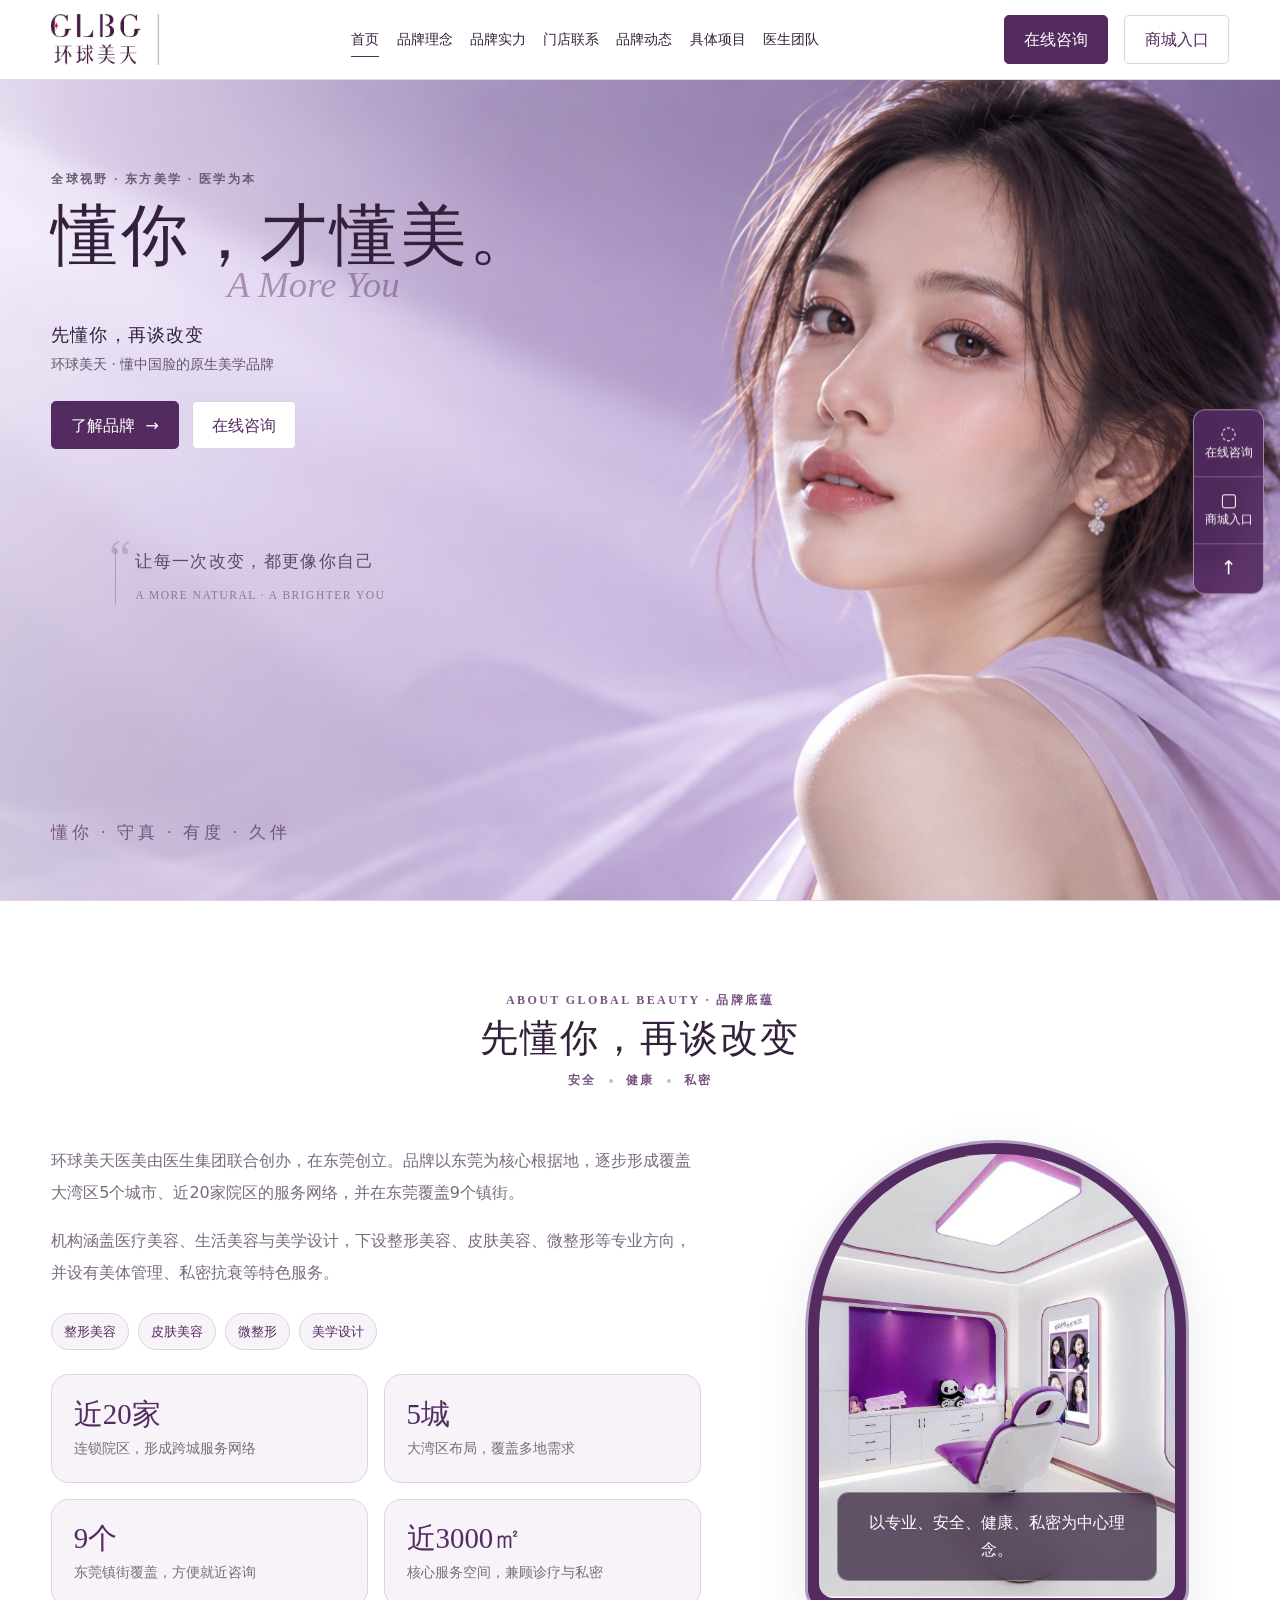
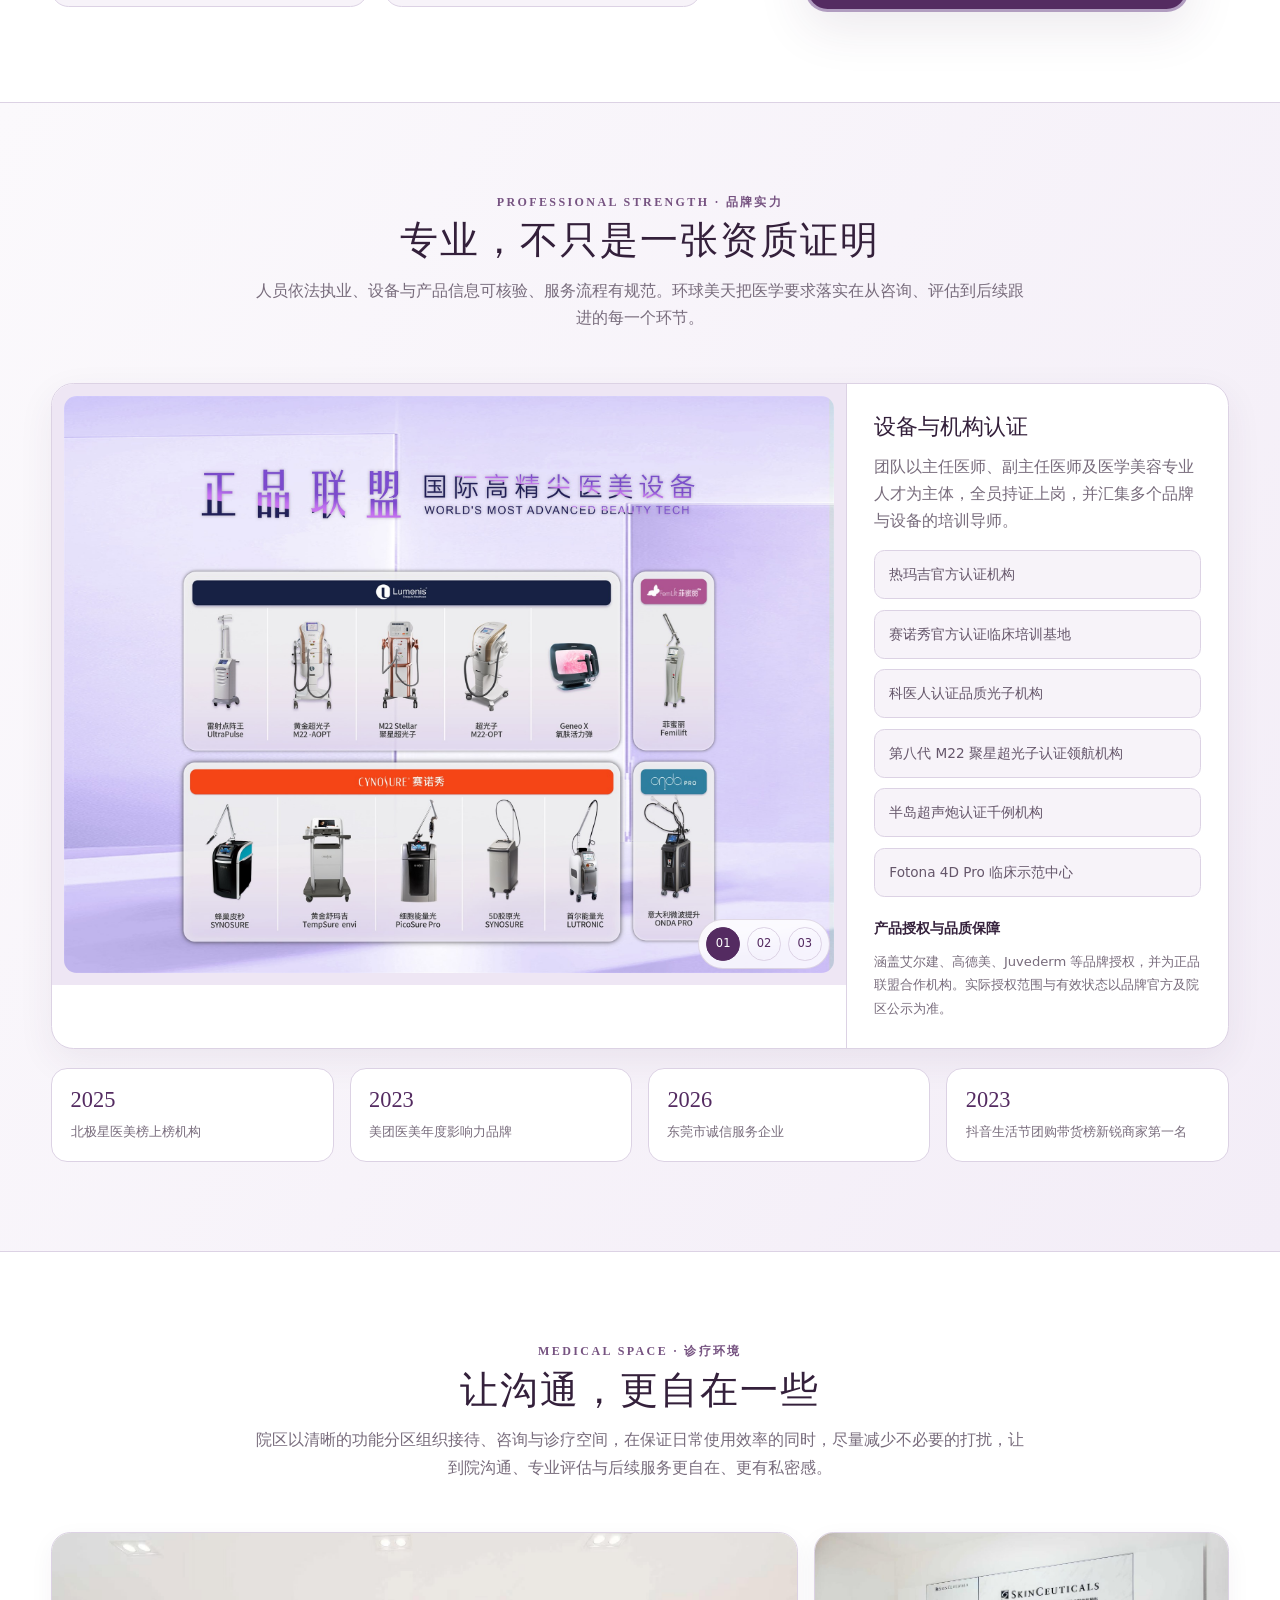
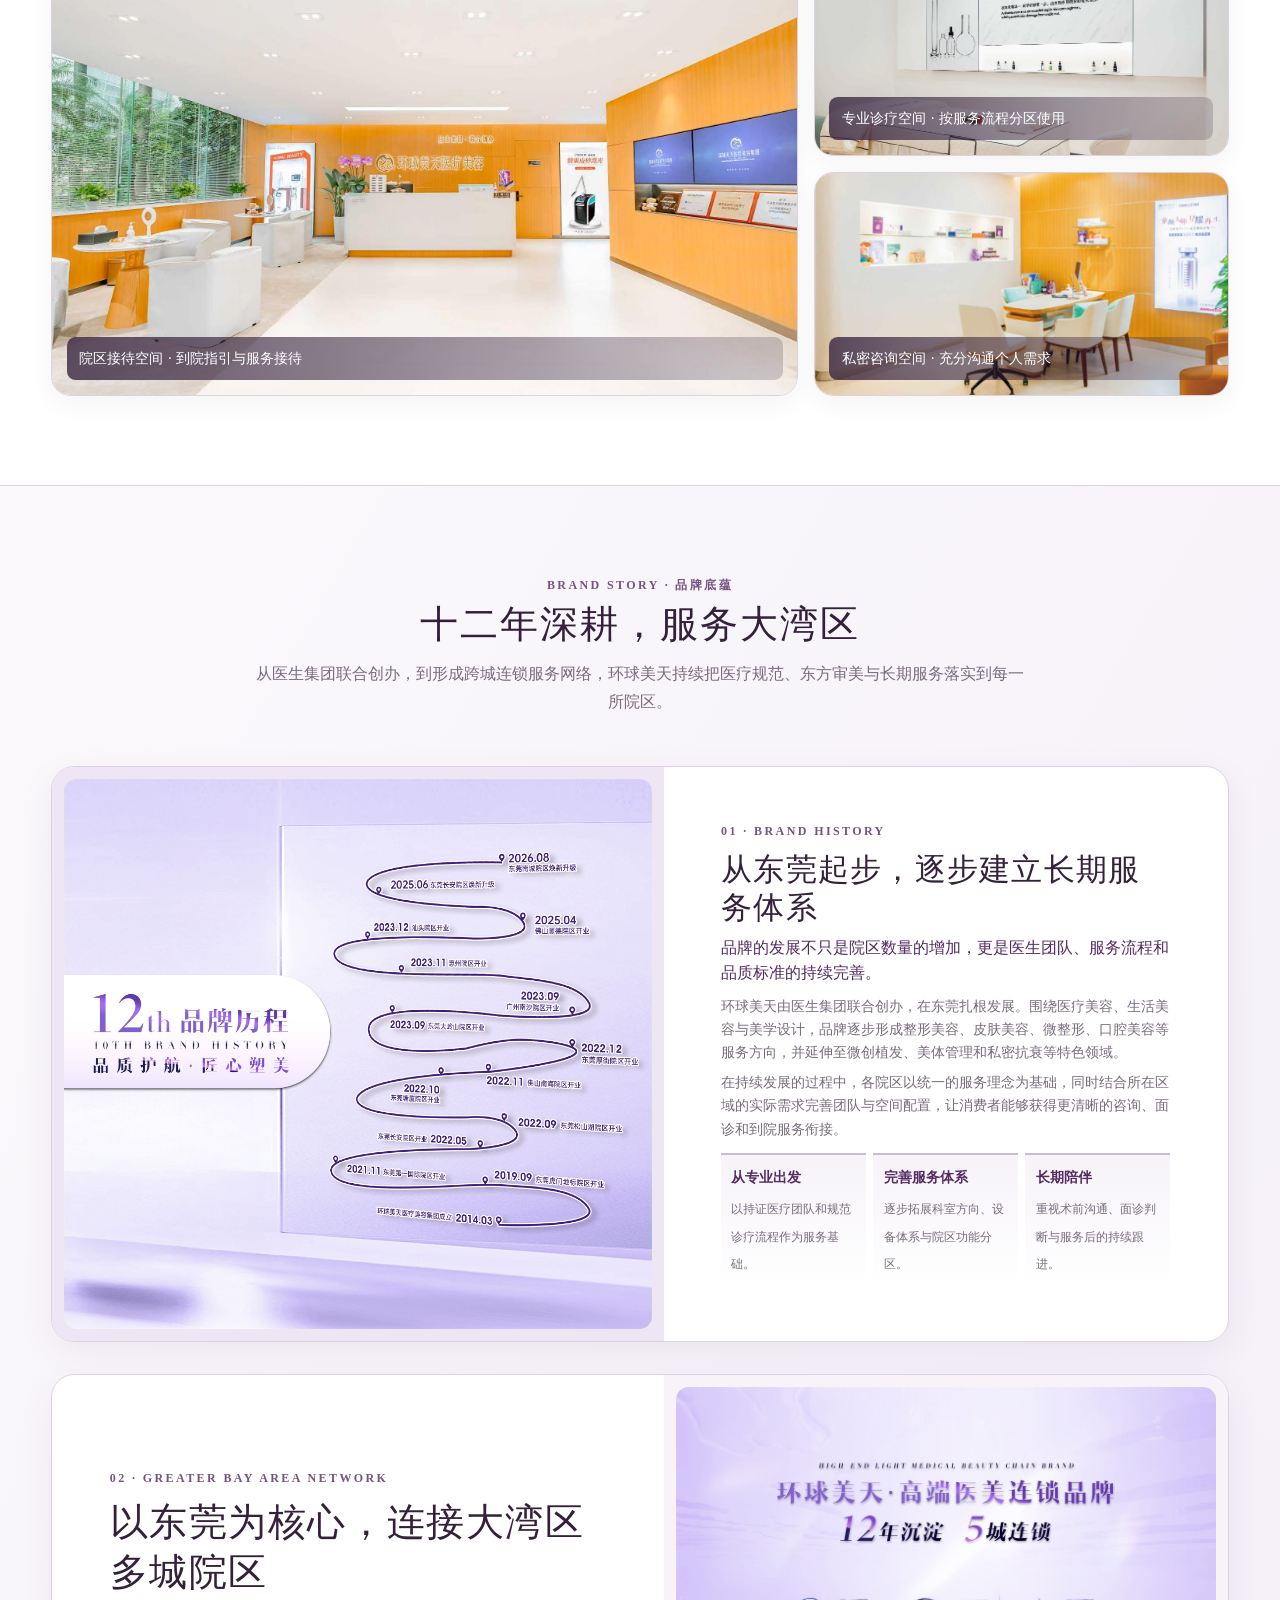
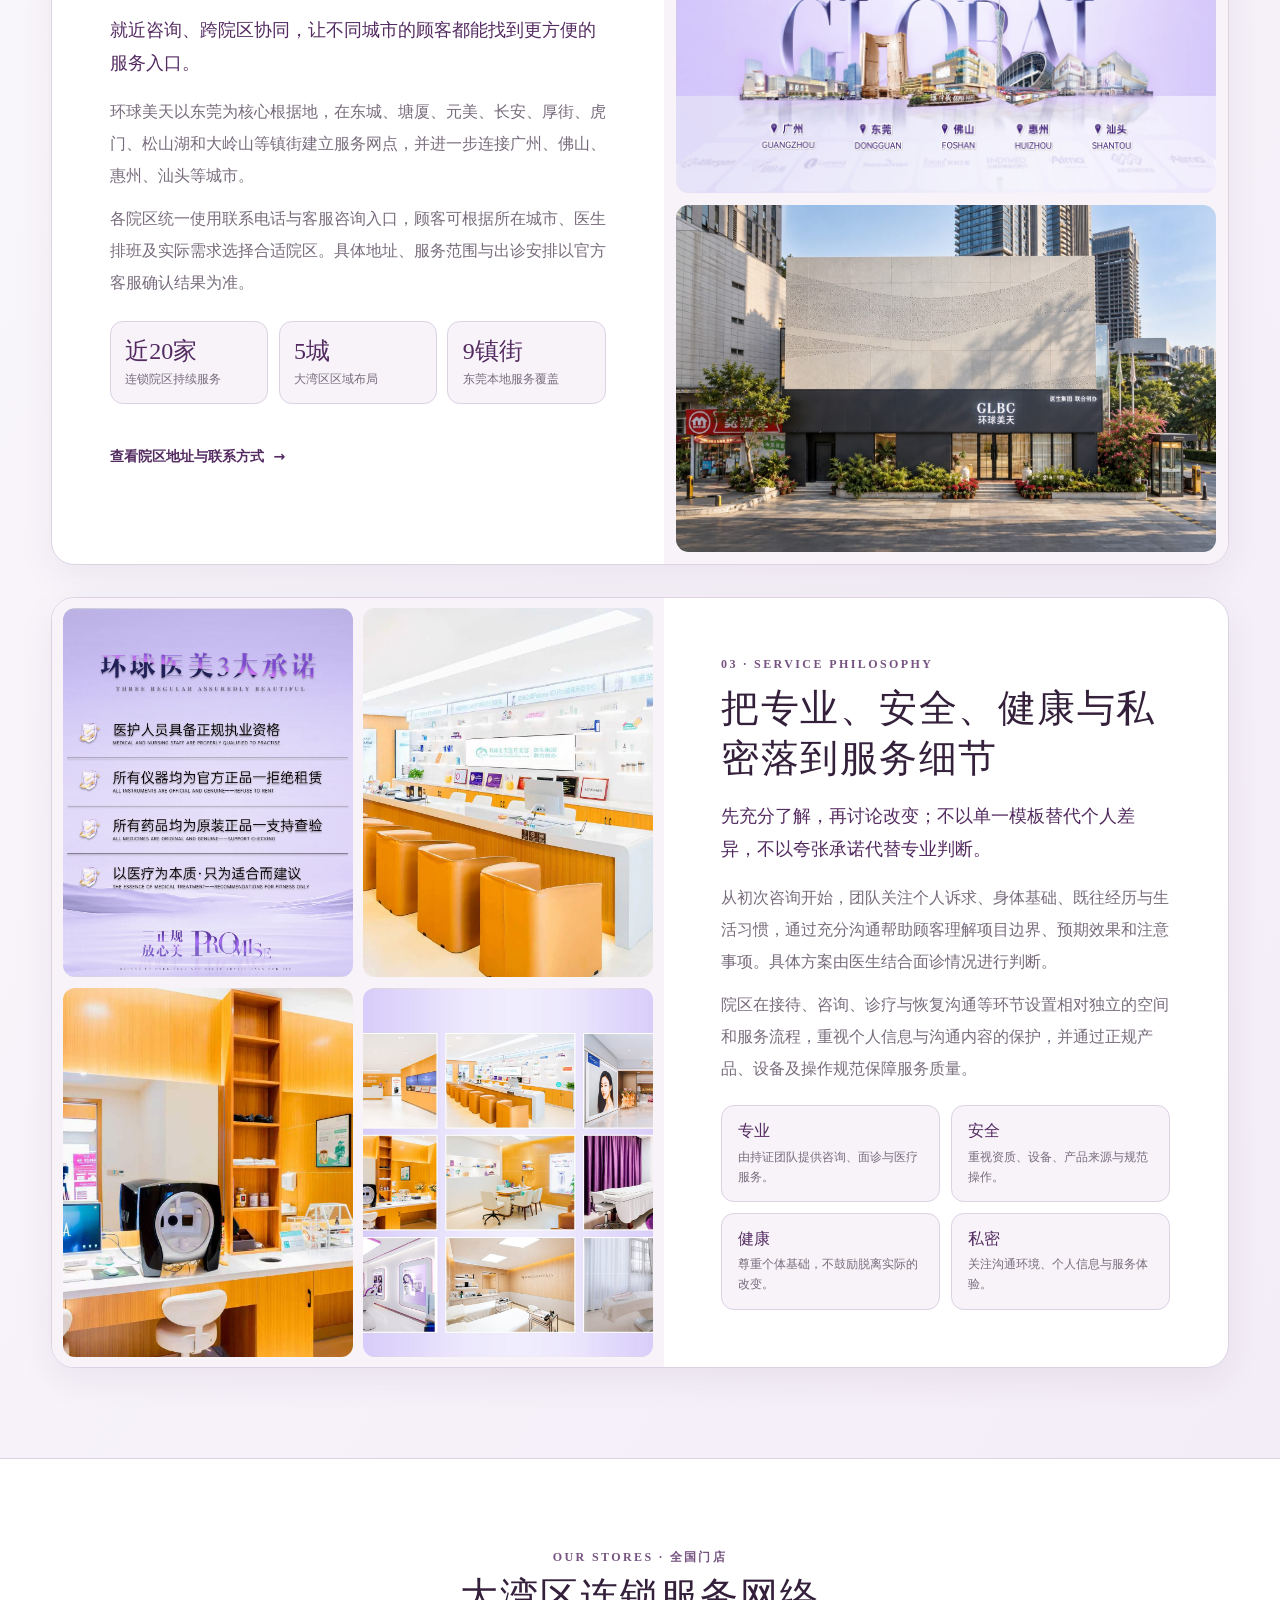
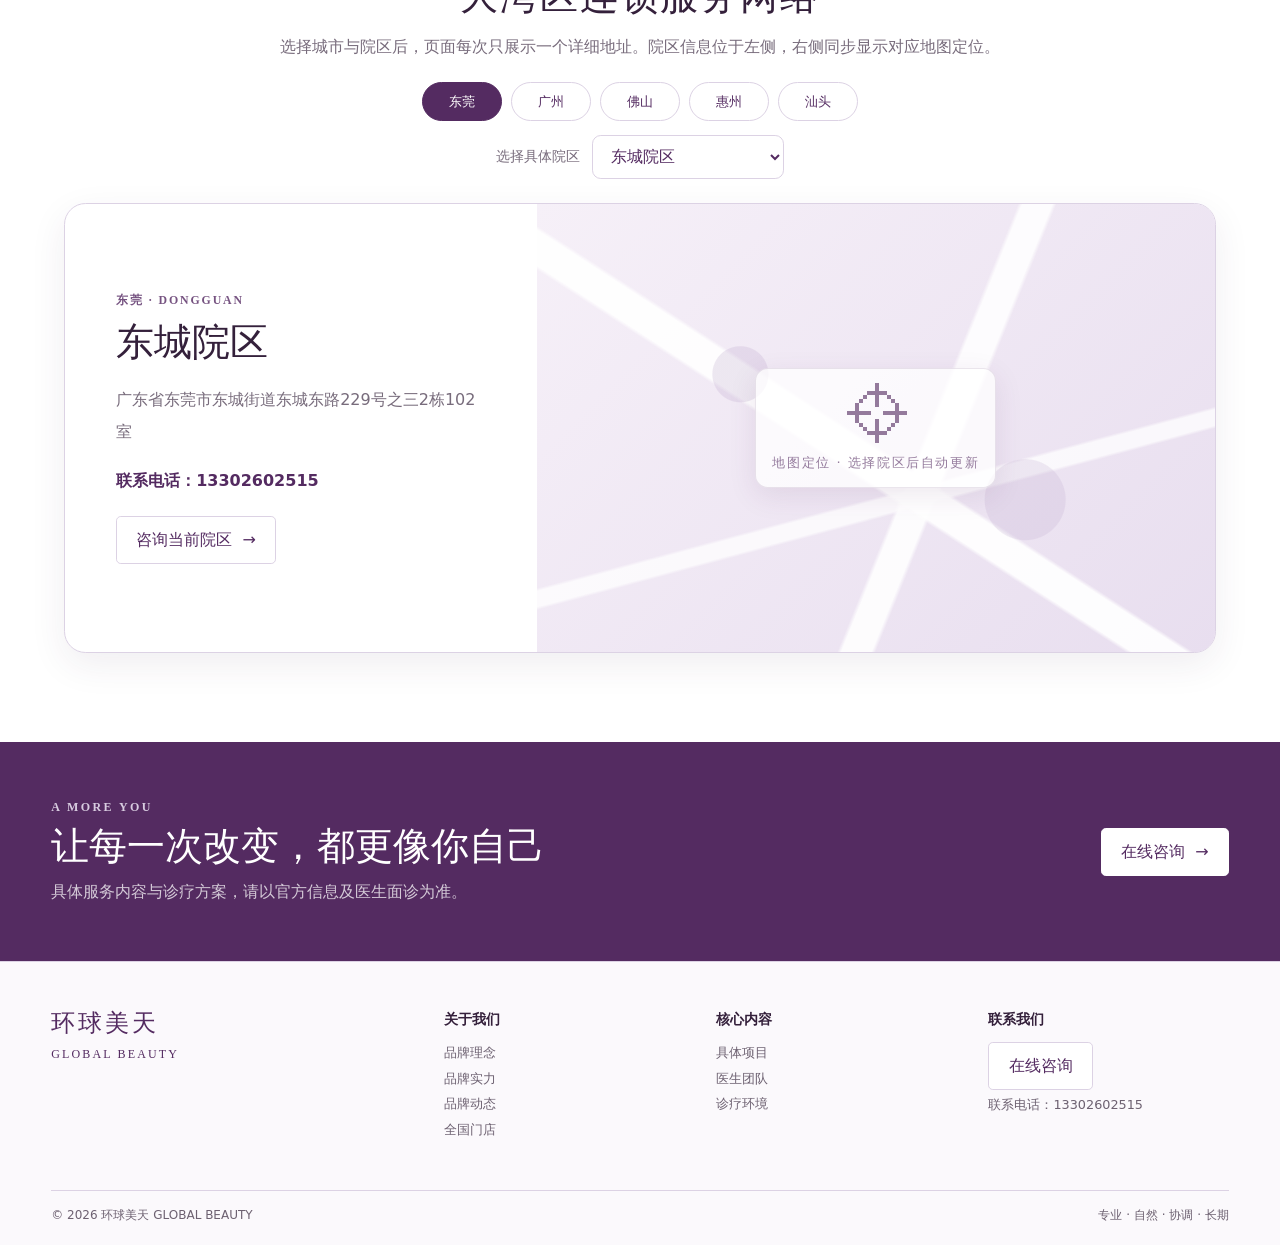
<file: index.html>
<!doctype html>
<html lang="zh-CN">
<head>
  <meta charset="utf-8">
  <meta name="viewport" content="width=device-width, initial-scale=1">
  <meta name="theme-color" content="#f6f0f8">
  <meta name="description" content="环球美天医疗美容集团官网。懂你，才懂美。">
  <title>环球美天｜懂你，才懂美</title>
  <link rel="icon" type="image/svg+xml" href="data:image/svg+xml,%3Csvg xmlns='http://www.w3.org/2000/svg' viewBox='0 0 64 64'%3E%3Crect width='64' height='64' rx='15' fill='%23542b61'/%3E%3Cpath d='M32 10c2 12 8 18 20 20-12 2-18 8-20 22-2-14-8-20-20-22 12-2 18-8 20-20Z' fill='%23fff'/%3E%3C/svg%3E">
  <style>
    :root {
      --ink:#34203b; --muted:#786c7c; --purple:#542b61; --violet:#765381;
      --lavender:#c8bad9; --line:#dcd2e4; --mist:#f7f3f9; --white:#fff;
      --shadow:0 16px 50px rgba(68,36,79,.1);
      color-scheme:light; font-family:"Microsoft YaHei","PingFang SC",system-ui,sans-serif; font-size:16px;
    }
    *{box-sizing:border-box}
    html{scroll-behavior:smooth;scroll-padding-top:5rem}
    body{margin:0;overflow-x:hidden;color:var(--ink);background:white;line-height:1.7}
    body.menu-open{overflow:hidden}
    img{display:block;width:100%}
    a{color:inherit;text-decoration:none}
    button{color:inherit;font:inherit}
    figure{margin:0}
    .shell{width:min(92vw,1420px);margin-inline:auto}
    .eyebrow{margin:0 0 .4rem;color:var(--violet);font:700 .75rem/1.5 Georgia,serif;letter-spacing:.2em;text-transform:uppercase}
    .section-title{margin:0;font:400 clamp(2rem,3.3vw,3.25rem)/1.25 "Songti SC","Noto Serif SC",SimSun,serif;letter-spacing:.05em}
    .copy{color:var(--muted);font-size:1rem}
    .section{padding:clamp(4rem,7vw,6.6rem) 0}
    .section-head{display:flex;align-items:end;justify-content:space-between;gap:2rem;margin-bottom:1.7rem}
    .section-head .copy{max-width:34rem;margin:0;text-align:right}
    .arrow{color:var(--purple);font-size:1.2rem}

    .site-header{position:sticky;top:0;z-index:50;height:5rem;background:rgba(255,255,255,.96);border-bottom:1px solid rgba(220,210,228,.85);backdrop-filter:blur(14px)}
    .header-inner{height:100%;display:flex;align-items:center;justify-content:space-between;gap:1.8rem}
    .brand{flex:0 0 7.2rem;height:3.15rem;overflow:hidden}
    .brand img{width:auto;max-width:none;height:100%;object-fit:contain;object-position:left center}
    .desktop-nav{display:flex;align-items:center;gap:clamp(.8rem,1.35vw,1.5rem);font-size:.9rem}
    .desktop-nav a{position:relative;padding:.75rem 0;white-space:nowrap;font-size:.9rem}
    .desktop-nav a::after{content:"";position:absolute;left:0;right:100%;bottom:.4rem;height:1px;background:var(--purple);transition:right .2s ease}
    .desktop-nav a:hover::after,.desktop-nav a:focus-visible::after,.desktop-nav a.active::after{right:0}
    .header-actions{display:flex;align-items:center;gap:1rem}
    .button{min-height:2.7rem;display:inline-flex;align-items:center;justify-content:center;padding:.6rem 1.2rem;background:white;border:1px solid var(--line);border-radius:.3rem;cursor:pointer;transition:transform .2s ease,background .2s ease}
    .button:hover{transform:translateY(-2px)}
    .button.primary{color:white;background:var(--purple);border-color:var(--purple)}
    .button.ghost{color:var(--purple)}
    .menu-toggle{display:none;width:2.7rem;height:2.7rem;padding:0;background:var(--purple);border:0;border-radius:50%;cursor:pointer}
    .menu-toggle span{display:block;width:1.15rem;height:1px;margin:.28rem auto;background:white}
    .mobile-nav{display:none}

    .hero{position:relative;min-height:calc(100svh - 5rem);overflow:hidden;background:#c8bad9;border-bottom:1px solid var(--line)}
    .hero-bg{position:absolute;inset:0;width:100%;height:100%;object-fit:cover;object-position:center}
    .hero::after{content:"";position:absolute;inset:0;background:linear-gradient(90deg,rgba(255,255,255,.5) 0%,rgba(255,255,255,.1) 40%,transparent 66%)}
    .hero-inner{position:relative;z-index:2;min-height:inherit;padding-top:clamp(3.4rem,7vw,7.4rem)}
    .hero-copy{width:min(45%,38rem)}
    .hero-copy .eyebrow{color:#695a70}
    .hero h1{margin:.7rem 0 0;font:400 clamp(3.1rem,5.2vw,6rem)/1.12 "Songti SC","Noto Serif SC",SimSun,serif;letter-spacing:.04em;white-space:nowrap}
    .script{display:block;margin:-.55rem 0 .3rem 11rem;color:rgba(84,43,97,.42);font:italic 2.3rem/1.1 Georgia,serif}
    .hero-lead{margin:1rem 0 .15rem;font:400 1.15rem/1.6 "Songti SC",SimSun,serif;letter-spacing:.06em}
    .hero-sub{margin:.1rem 0 1.55rem;color:#66566c;font-size:.86rem}
    .hero-actions{display:flex;flex-wrap:wrap;gap:.8rem}
    .hero-quote{position:absolute;left:clamp(4rem,5vw,6.5rem);bottom:36%;width:22rem;padding-left:1.2rem;color:#5e4a65;border-left:1px solid rgba(84,43,97,.28)}
    .hero-quote::before{content:"“";position:absolute;left:-.45rem;top:-1rem;color:rgba(84,43,97,.2);font:3.2rem/1 Georgia,serif}
    .hero-quote strong{display:block;font:400 1.05rem/1.7 "Songti SC",SimSun,serif;letter-spacing:.08em}
    .hero-quote small{display:block;margin-top:.6rem;color:#8b7b90;font:.72rem/1.6 Georgia,serif;letter-spacing:.13em}
    .hero-principles{position:absolute;left:0;bottom:clamp(2rem,6vh,4.5rem);margin:0;color:rgba(84,43,97,.72);font:400 clamp(1rem,1.35vw,1.25rem)/1.5 "Songti SC",SimSun,serif;letter-spacing:.22em;white-space:nowrap}
    .floating-rail{position:fixed;z-index:30;right:1rem;top:50%;translate:0 -22%;display:grid;overflow:hidden;color:white;background:rgba(84,43,97,.9);border:1px solid rgba(255,255,255,.45);border-radius:.75rem;backdrop-filter:blur(10px)}
    .floating-rail button,.floating-rail a{width:4.3rem;min-height:4.2rem;display:grid;place-items:center;padding:.5rem;color:white;background:transparent;border:0;border-bottom:1px solid rgba(255,255,255,.25);font-size:.75rem;cursor:pointer;text-align:center}
    .floating-rail a:last-child{min-height:3rem;border:0;font-size:1.2rem}
    .rail-icon{display:block;font-size:1.15rem;line-height:1}

    .template-head{display:flex;flex-direction:column;align-items:center;max-width:48rem;margin:0 auto 3.2rem;text-align:center}
    .template-head .eyebrow{margin-bottom:.35rem}
    .template-head .section-title{font-size:clamp(2rem,3vw,3rem)}
    .template-head .copy{margin:.8rem 0 0}
    .dotline{display:flex;align-items:center;gap:.8rem;margin-top:.7rem;color:var(--violet);font:700 .72rem/1.3 Georgia,serif;letter-spacing:.18em}
    .dotline span{width:.25rem;height:.25rem;background:var(--lavender);border-radius:50%}
    .placeholder{color:#a395a8!important}
    .empty-media{background:linear-gradient(145deg,#fff,#f4eef7);border:1px solid var(--line)}

    .about{padding:clamp(4rem,7vw,6.5rem) 0;background:white}
    .about-layout{display:grid;grid-template-columns:7fr 5fr;gap:clamp(2rem,5vw,5rem);align-items:center}
    .about-copy .copy{margin:0 0 1rem;line-height:2}.about-copy .copy:last-of-type{margin-bottom:1.5rem}
    .scope-list{display:flex;flex-wrap:wrap;gap:.55rem;margin:0 0 1.5rem}.scope-list span{padding:.42rem .75rem;color:var(--purple);background:var(--mist);border:1px solid var(--line);border-radius:2rem;font-size:.8rem}
    .fact-grid{display:grid;grid-template-columns:repeat(2,1fr);gap:1rem}
    .fact-card{padding:1.35rem;background:var(--mist);border:1px solid var(--line);border-radius:1.1rem}
    .fact-card strong{display:block;color:var(--purple);font:400 1.8rem/1.2 Georgia,serif}
    .fact-card span{display:block;margin-top:.35rem;color:var(--muted);font-size:.85rem}
    .about-arch{position:relative;width:min(100%,24rem);margin-inline:auto;padding:.7rem;background:var(--purple);border:3px solid rgba(200,186,217,.8);border-radius:12rem 12rem 1.4rem 1.4rem;box-shadow:var(--shadow)}
    .about-arch img{aspect-ratio:4/5;object-fit:cover;border-radius:11rem 11rem .9rem .9rem;filter:saturate(.75)}
    .about-arch figcaption{position:absolute;right:1.8rem;bottom:1.8rem;left:1.8rem;padding:1rem;color:white;background:rgba(52,32,59,.72);border:1px solid rgba(255,255,255,.3);border-radius:.7rem;text-align:center;backdrop-filter:blur(8px)}

    .projects,.strength,.news{background:linear-gradient(120deg,#fbf9fc,#f3edf7);border-block:1px solid var(--line)}
    .projects-layout{display:grid;grid-template-columns:3fr 9fr;gap:2rem}
    .category-rail{display:flex;flex-direction:column;gap:.65rem}
    .category-item{display:flex;align-items:center;justify-content:space-between;min-height:3.3rem;padding:.75rem 1rem;background:white;border:1px solid var(--line);border-radius:.8rem;font-size:.88rem}
    .category-item.active{color:white;background:var(--purple);border-color:var(--purple)}
    .category-note{margin-top:.8rem;padding:1.2rem;color:var(--purple);background:rgba(200,186,217,.22);border:1px solid rgba(118,83,129,.25);border-radius:1rem;text-align:center}
    .category-note strong{display:block;font-size:.9rem}.category-note small{display:block;margin-top:.35rem;color:var(--muted);line-height:1.65}
    .project-grid{display:grid;grid-template-columns:repeat(3,1fr);gap:1.25rem}
    .project-card{overflow:hidden;padding:.85rem;background:white;border:1px solid var(--line);border-radius:1.2rem;box-shadow:0 8px 25px rgba(68,36,79,.04);transition:.25s ease}
    .project-card:hover{transform:translateY(-.25rem);border-color:var(--lavender);box-shadow:var(--shadow)}
    .project-card .empty-media{aspect-ratio:16/10;border-radius:.85rem}
    .project-card div:last-child{padding:.95rem .25rem .2rem}
    .project-card h3{margin:0;font:400 1.05rem/1.45 "Songti SC",SimSun,serif}
    .project-card p{margin:.3rem 0 0;color:var(--muted);font-size:.78rem}

    .doctor-grid{display:grid;grid-template-columns:repeat(3,1fr);gap:1.6rem}
    .doctor-card{padding:1.25rem;background:var(--mist);border:1px solid var(--line);border-radius:1.5rem;box-shadow:0 8px 25px rgba(68,36,79,.04)}
    .doctor-photo{aspect-ratio:3/4;background:linear-gradient(160deg,#fff,#eee5f3);border:2px solid rgba(118,83,129,.22);border-radius:8rem 8rem .85rem .85rem}
    .doctor-copy{padding:1.15rem .25rem .25rem;text-align:center}
    .doctor-copy h3{margin:0;font:400 1.25rem/1.5 "Songti SC",SimSun,serif}
    .doctor-copy p{margin:.4rem 0;color:var(--muted);font-size:.85rem}
    .doctor-tags{display:flex;justify-content:center;flex-wrap:wrap;gap:.45rem;margin-top:.8rem}
    .doctor-tags span{padding:.25rem .65rem;background:white;border:1px solid var(--line);border-radius:2rem;color:#a395a8;font-size:.75rem}

    .strength-layout{display:grid;grid-template-columns:minmax(0,1.35fr) minmax(22rem,.65fr);align-items:stretch;overflow:hidden;background:white;border:1px solid var(--line);border-radius:1.4rem;box-shadow:0 12px 36px rgba(68,36,79,.07)}
    .strength-visual{position:relative;display:grid;align-self:start;min-height:0;padding:12px;overflow:hidden;background:#eee6f4}.strength-visual img{position:static;grid-area:1/1;width:100%;height:auto;object-fit:contain;border-radius:.8rem;opacity:0;transition:opacity .65s ease}.strength-visual img.active{opacity:1}.equipment-controls{position:absolute;z-index:2;right:1rem;bottom:1rem;display:flex;gap:.45rem;padding:.45rem;background:rgba(255,255,255,.82);border:1px solid rgba(84,43,97,.16);border-radius:2rem;backdrop-filter:blur(8px)}.equipment-controls button{width:2.1rem;height:2.1rem;padding:0;color:var(--purple);background:transparent;border:1px solid var(--line);border-radius:50%;cursor:pointer;font-size:.72rem}.equipment-controls button.active{color:white;background:var(--purple);border-color:var(--purple)}
    .strength-panel{padding:1.7rem;border-left:1px solid var(--line)}.strength-panel h3{margin:0 0 .6rem;font:400 1.35rem/1.5 "Songti SC",SimSun,serif}.strength-panel>.copy{margin:0 0 1rem}.strength-panel h4{margin:1.25rem 0 .55rem;font-size:.88rem;font-weight:600}.auth-copy{margin:0;color:var(--muted);font-size:.82rem;line-height:1.8}
    .credential-list{display:grid;gap:.65rem}.credential-list span{padding:.75rem .9rem;background:var(--mist);border:1px solid var(--line);border-radius:.65rem;color:#65566a;font-size:.85rem}
    .honor-grid{display:grid;grid-template-columns:repeat(4,1fr);gap:1rem;margin-top:1.2rem}.honor-card{padding:1.15rem;background:white;border:1px solid var(--line);border-radius:1rem}.honor-card strong{display:block;color:var(--purple);font:400 1.4rem/1.2 Georgia,serif}.honor-card span{display:block;margin-top:.45rem;color:var(--muted);font-size:.82rem;line-height:1.6}

    .spaces{background:white}.space-grid{display:grid;grid-template-columns:1.8fr 1fr;grid-template-rows:repeat(2,14rem);gap:1rem}.space-card{position:relative;overflow:hidden;border:1px solid var(--line);border-radius:1.2rem;box-shadow:0 8px 25px rgba(68,36,79,.05)}.space-card:first-child{grid-row:1/3}.space-card img{height:100%;object-fit:cover;transition:transform .35s ease}.space-card:hover img{transform:scale(1.02)}.space-card figcaption{position:absolute;right:.9rem;bottom:.9rem;left:.9rem;padding:.65rem .8rem;color:white;background:linear-gradient(90deg,rgba(52,32,59,.78),rgba(52,32,59,.2));border-radius:.55rem;font-size:.85rem}

    .stores{padding:clamp(4rem,7vw,6.5rem) 0;background:white}
    .city-row{display:flex;justify-content:center;flex-wrap:wrap;gap:.55rem;margin:-1.8rem 0 2rem}
    .city-filter{min-width:5rem;padding:.48rem .95rem;color:var(--purple);background:white;border:1px solid var(--line);border-radius:2rem;cursor:pointer;text-align:center;font-size:.8rem;transition:.2s ease}
    .city-filter:hover,.city-filter:focus-visible{border-color:var(--violet)}
    .city-filter.active{color:white;background:var(--purple);border-color:var(--purple)}
    .store-switcher{display:flex;align-items:center;justify-content:center;gap:.75rem;margin:-1.15rem 0 1.5rem}.store-switcher label{color:var(--muted);font-size:.88rem}.store-switcher select{min-width:12rem;padding:.65rem 2.3rem .65rem .85rem;color:var(--purple);background:white;border:1px solid var(--line);border-radius:.55rem;font:inherit;cursor:pointer}
    .store-viewer{display:grid;grid-template-columns:minmax(19rem,.82fr) minmax(0,1.18fr);max-width:72rem;margin-inline:auto;overflow:hidden;background:white;border:1px solid var(--line);border-radius:1.35rem;box-shadow:0 12px 36px rgba(68,36,79,.08)}
    .store-copy{display:flex;flex-direction:column;justify-content:center;padding:clamp(2rem,4vw,3.8rem)}.store-city{margin:0 0 .5rem;color:var(--violet);font:700 .74rem/1.5 Georgia,serif;letter-spacing:.16em;text-transform:uppercase}.store-copy h3{margin:0 0 1rem;font:400 clamp(1.8rem,3vw,2.7rem)/1.3 "Songti SC",SimSun,serif}.store-copy address{margin:0 0 1.2rem;color:var(--muted);font-size:1rem;font-style:normal;line-height:2}.store-phone{color:var(--purple);font-weight:600}.store-copy .button{align-self:flex-start;margin-top:1.35rem}
    .store-map-wrap{position:relative;display:grid;min-height:28rem;background:linear-gradient(135deg,#f6f0f8,#e8deef)}.store-map-fallback{position:absolute;inset:0;display:grid;place-items:center;overflow:hidden;color:rgba(84,43,97,.62);background:radial-gradient(circle at 30% 38%,rgba(188,167,203,.26) 0 5%,transparent 5.2%),radial-gradient(circle at 72% 66%,rgba(188,167,203,.22) 0 7%,transparent 7.2%),linear-gradient(33deg,transparent 43%,rgba(255,255,255,.92) 43.5% 47.5%,transparent 48%),linear-gradient(112deg,transparent 56%,rgba(255,255,255,.88) 56.5% 60%,transparent 60.5%),linear-gradient(165deg,transparent 61%,rgba(255,255,255,.76) 61.5% 64%,transparent 64.5%),linear-gradient(135deg,#f6f0f8,#e8deef);text-align:center}.store-map-fallback span{position:relative;display:block;padding:.8rem 1rem;background:rgba(255,255,255,.76);border:1px solid rgba(84,43,97,.12);border-radius:.8rem;box-shadow:0 8px 28px rgba(84,43,97,.1);font-size:.82rem;letter-spacing:.12em}.store-map-fallback b{display:block;margin-bottom:.35rem;font:400 4rem/1 Georgia,serif}.store-map{position:relative;z-index:1;width:100%;height:100%;min-height:28rem;background:transparent;border:0;filter:grayscale(.2) sepia(.08) hue-rotate(225deg)}

    .fact-card,.about-arch,.project-card,.doctor-card,.strength-layout,.honor-card,.space-card,.store-viewer,.story-panel{animation:card-fade .6s cubic-bezier(.16,1,.3,1) both;transition:transform .25s ease,box-shadow .25s ease,border-color .25s ease}
    @keyframes card-fade{from{opacity:0}to{opacity:1}}
    @media(hover:hover){.fact-card:hover,.about-arch:hover,.project-card:hover,.doctor-card:hover,.strength-layout:hover,.honor-card:hover,.space-card:hover,.store-viewer:hover,.story-panel:hover{transform:translateY(-4px);border-color:var(--lavender);box-shadow:0 22px 55px rgba(68,36,79,.18)}}

    .story-stack{display:grid;gap:2rem}
    .story-panel{display:grid;grid-template-columns:minmax(0,1.04fr) minmax(0,.96fr);overflow:hidden;background:white;border:1px solid var(--line);border-radius:1.45rem;box-shadow:0 12px 36px rgba(68,36,79,.07)}
    .story-panel.reverse .story-visual{order:2}
    .story-visual{min-height:34rem;overflow:hidden;background:#eee6f4}.story-visual>img{height:100%;object-fit:cover}.story-contain{align-self:start;min-height:0;padding:12px;background:#eee6f4}.story-contain>img{width:100%;height:auto;object-fit:contain;border-radius:.8rem}.story-contain+.story-copy{padding-block:12px}.story-contain+.story-copy h3{margin-bottom:.55rem;font-size:clamp(1.85rem,2.45vw,2.45rem);line-height:1.22}.story-contain+.story-copy .story-lead{margin-bottom:.55rem;font-size:1rem;line-height:1.55}.story-contain+.story-copy .copy{margin:.4rem 0;font-size:.86rem;line-height:1.7}.story-contain+.story-copy .story-steps{gap:.45rem;margin-top:.75rem}.story-contain+.story-copy .story-step{padding:.65rem}.story-contain+.story-copy .story-step span{font-size:.72rem;line-height:1.5}
    .story-duo{display:grid;grid-template-rows:1.08fr .92fr;gap:.75rem;padding:.75rem;background:var(--mist)}.story-duo img{min-height:0;border-radius:.8rem}.story-duo img:first-child{object-fit:contain;background:#eee6f4}
    .story-gallery{display:grid;grid-template-columns:1fr 1fr;grid-template-rows:1fr 1fr;gap:.65rem;padding:.65rem;background:var(--mist)}.story-gallery img{min-height:0;border-radius:.75rem}
    .story-copy{align-self:center;padding:clamp(2rem,4.5vw,4.4rem)}.story-copy .eyebrow{margin-bottom:.7rem}.story-copy h3{margin:0 0 1rem;font:400 clamp(1.9rem,3vw,3rem)/1.3 "Songti SC","Noto Serif SC",SimSun,serif;letter-spacing:.04em}.story-copy .copy{margin:.7rem 0;line-height:2}.story-lead{margin:0 0 1rem;color:var(--purple);font:400 1.14rem/1.8 "Songti SC",SimSun,serif}
    .story-metrics{display:grid;grid-template-columns:repeat(3,1fr);gap:.65rem;margin:1.4rem 0}.story-metric{padding:.9rem;background:var(--mist);border:1px solid var(--line);border-radius:.8rem}.story-metric strong{display:block;color:var(--purple);font:400 1.5rem/1.2 Georgia,serif}.story-metric span{display:block;margin-top:.3rem;color:var(--muted);font-size:.75rem;line-height:1.5}
    .story-steps{display:grid;grid-template-columns:repeat(3,1fr);gap:.65rem;margin-top:1.35rem}.story-step{padding:1rem;border-top:2px solid var(--lavender);background:linear-gradient(180deg,var(--mist),white)}.story-step b{display:block;margin-bottom:.35rem;color:var(--purple);font-size:.85rem}.story-step span{color:var(--muted);font-size:.78rem;line-height:1.65}
    .principle-grid{display:grid;grid-template-columns:1fr 1fr;gap:.65rem;margin-top:1.25rem}.principle{padding:.9rem 1rem;background:var(--mist);border:1px solid var(--line);border-radius:.8rem}.principle strong{display:block;color:var(--purple);font:400 1rem/1.4 "Songti SC",SimSun,serif}.principle span{display:block;margin-top:.25rem;color:var(--muted);font-size:.78rem;line-height:1.6}
    .story-link{display:inline-flex;align-items:center;gap:.6rem;margin-top:1.2rem;color:var(--purple);font-size:.88rem;font-weight:600}.story-link::after{content:"→";transition:translate .2s ease}.story-link:hover::after{translate:.3rem 0}
    .closing-banner{padding:3.5rem 0;color:white;background:var(--purple)}
    .closing-inner{display:flex;align-items:center;justify-content:space-between;gap:2rem}
    .closing-banner h2{margin:.3rem 0;font:400 clamp(1.7rem,3vw,2.6rem)/1.35 "Songti SC",SimSun,serif}.closing-banner p{margin:0;color:rgba(255,255,255,.75)}
    .closing-banner .button{color:var(--purple);background:white;border-color:white}

    footer{color:#6d6171;background:#fbf9fc;border-top:1px solid var(--line)}
    .footer-main{display:grid;grid-template-columns:1.2fr repeat(3,.8fr);gap:2rem;padding:2.8rem 0}
    .footer-brand{color:var(--purple);font:400 1.5rem/1.4 "Songti SC",SimSun,serif;letter-spacing:.12em}
    .footer-brand small{display:block;margin-top:.35rem;font:.75rem/1.4 Georgia,serif;letter-spacing:.18em}
    .footer-group h3{margin:0 0 .65rem;color:var(--ink);font-size:.9rem}
    .footer-group a,.footer-group span{display:block;margin:.25rem 0;font-size:.8rem}
    .copyright{display:flex;justify-content:space-between;gap:1rem;padding:.9rem 0 1.2rem;border-top:1px solid var(--line);font-size:.75rem}

    dialog{width:min(calc(100% - 32px),44rem);max-height:calc(100dvh - 32px);padding:0;color:var(--ink);background:#fcfafd;border:1px solid rgba(220,210,228,.9);border-radius:1.5rem;box-shadow:0 32px 100px rgba(40,21,48,.24)}
    dialog::backdrop{background:rgba(40,25,48,.4);backdrop-filter:blur(6px)}
    .dialog-inner{position:relative;display:grid;grid-template-columns:minmax(0,1fr) 16.5rem;gap:1.8rem;padding:3rem 2.5rem 1.3rem;background:radial-gradient(ellipse at 0 0,#ece2f3 0,transparent 65%)}
    .dialog-close{position:absolute;top:.85rem;right:.85rem;display:grid;place-items:center;width:2.5rem;height:2.5rem;padding:0;color:var(--violet);background:rgba(255,255,255,.7);border:1px solid var(--line);border-radius:50%;cursor:pointer;font-size:1.2rem;transition:background .2s,color .2s}
    .dialog-close:hover{color:var(--purple);background:white}.dialog-close:focus-visible{outline:2px solid var(--violet);outline-offset:3px}
    .shop-intro{align-self:center}.shop-intro .eyebrow{margin-bottom:1rem;font-size:.68rem;letter-spacing:.22em}
    .dialog-top h2{margin:0;font:400 2.3rem/1.35 "Songti SC",SimSun,serif;letter-spacing:.08em}
    .shop-name{margin:.65rem 0 1.5rem;color:var(--muted);font-size:.88rem}
    .shop-invitation{margin:0;color:var(--purple);font:400 1.1rem/1.9 "Songti SC",SimSun,serif}
    .shop-invitation::before{content:"";display:block;width:2rem;height:1px;margin-bottom:1.3rem;background:var(--lavender)}
    .shop-values{margin:1.5rem 0 0;color:var(--violet);font-size:.7rem;letter-spacing:.12em}
    .shop-card{padding:1.15rem 1.15rem 1rem;text-align:center;background:white;border:1px solid var(--line);border-radius:1.1rem;box-shadow:0 8px 28px rgba(84,43,97,.06)}
    .shop-platform{display:inline-block;margin:0;padding:.25rem .8rem;color:var(--violet);background:var(--mist);border-radius:2rem;font-size:.7rem;letter-spacing:.06em}
    .shop-code{position:relative;width:min(100%,224px);aspect-ratio:1;margin:.8rem auto;overflow:hidden;background:white}
    .shop-code::after{content:"";position:absolute;inset:0;border:2px solid white;pointer-events:none}
    .shop-hint{margin:0;color:var(--purple);font-size:.86rem;letter-spacing:.1em}
    .dialog-note{grid-column:1/-1;margin:0;padding:1rem 0 0;color:var(--muted);border-top:1px solid var(--line);font-size:.72rem;line-height:1.8;text-align:center}
    @media(max-width:560px){
      .dialog-inner{grid-template-columns:minmax(0,1fr);gap:1.2rem;padding:2.6rem 1.4rem 1.2rem;text-align:center}
      .shop-intro .eyebrow{margin-bottom:.5rem}.dialog-top h2{font-size:1.9rem}.shop-name{margin:.4rem 0 0;font-size:.82rem}
      .shop-invitation,.shop-values{display:none}.shop-card{width:min(100%,16.5rem);justify-self:center}.dialog-note{padding-top:.9rem;font-size:.7rem}
    }
    /* Preserve the original mini-program code; show only its 260 × 260 px white square. */
    .shop-code img{position:absolute;width:215.384615%;max-width:none;height:auto;left:-57.692308%;top:-109.230769%}

    @media(max-width:1100px){
      .desktop-nav,.header-actions{display:none}.menu-toggle{display:block}
      .mobile-nav{position:fixed;z-index:45;inset:5rem 0 auto;display:grid;padding:1rem 4vw 1.3rem;background:white;border-bottom:1px solid var(--line);box-shadow:var(--shadow);translate:0 -130%;opacity:0;pointer-events:none;transition:.25s ease}
      .mobile-nav.open{translate:0;opacity:1;pointer-events:auto}.mobile-nav a,.mobile-nav button{padding:.78rem 0;background:none;border:0;border-bottom:1px solid #eee7f2;text-align:left}
      .hero-copy{width:52%}.hero-quote{display:none}.projects-layout{grid-template-columns:1fr}.category-rail{display:grid;grid-template-columns:repeat(3,1fr)}.category-note{display:none}.project-grid{grid-template-columns:repeat(3,1fr)}.doctor-grid{grid-template-columns:repeat(3,1fr)}.about-layout{grid-template-columns:1fr 1fr}.strength-layout{grid-template-columns:1fr}.strength-visual{min-height:0}.strength-panel{border-top:1px solid var(--line);border-left:0}.honor-grid{grid-template-columns:repeat(2,1fr)}.story-panel{grid-template-columns:1fr}.story-panel.reverse .story-visual{order:0}.story-visual{min-height:28rem}.story-contain{min-height:0}.story-contain>img{width:100%;margin-left:0}.store-viewer{grid-template-columns:1fr}.store-map-wrap,.store-map{min-height:24rem}.floating-rail{display:none}
    }
    @media(max-width:720px){
      .site-header{height:4.35rem}.brand{flex-basis:6.4rem;height:2.7rem}.mobile-nav{inset-block-start:4.35rem}html{scroll-padding-top:4.35rem}
      .hero{min-height:calc(100svh - 4.35rem)}.hero-bg{object-position:64% center}.hero::after{background:linear-gradient(90deg,rgba(255,255,255,.9),rgba(255,255,255,.48) 55%,rgba(255,255,255,.08))}.hero-inner{padding-top:3.3rem}.hero-copy{width:88%}.hero h1{font-size:clamp(2rem,8.6vw,2.55rem);letter-spacing:.01em}.script{margin:.15rem 0 .4rem 4.8rem;font-size:1.6rem}.hero-lead{font-size:1rem}.hero-sub{font-size:.78rem}.hero-quote{display:none}.hero-principles{bottom:1.25rem;font-size:.8rem;letter-spacing:.14em}
      .section{padding-block:3.8rem}.template-head{margin-bottom:2.2rem}.about-layout{grid-template-columns:1fr}.about-copy{order:2}.about-arch{order:1;width:min(82vw,22rem)}.category-rail{display:flex;flex-direction:row;overflow-x:auto;padding-bottom:.35rem;scrollbar-width:none}.category-item{min-width:9.5rem}.project-grid{grid-template-columns:1fr 1fr}.doctor-grid{grid-template-columns:1fr}.doctor-card{width:min(100%,24rem);margin-inline:auto}.strength-layout{grid-template-columns:1fr}.strength-visual{min-height:0;padding:8px}.strength-visual img{aspect-ratio:auto}.strength-panel{padding:1.25rem}.honor-grid{grid-template-columns:1fr 1fr}.space-grid{display:grid;grid-template-columns:1fr;grid-template-rows:auto}.space-card:first-child{grid-row:auto}.space-card{aspect-ratio:4/3}.story-stack{gap:1.2rem}.story-visual{min-height:0}.story-contain{padding:8px}.story-contain+.story-copy{padding-block:1.45rem}.story-visual>img{aspect-ratio:4/3}.story-copy{padding:1.45rem}.story-copy h3{font-size:1.8rem}.story-steps{grid-template-columns:1fr}.story-metrics{gap:.45rem}.story-metric{padding:.7rem}.story-metric strong{font-size:1.25rem}.story-gallery{grid-template-columns:1fr 1fr;grid-template-rows:auto}.story-gallery img:first-child{grid-column:1/-1;grid-row:auto}.story-gallery img:last-child{grid-column:1/-1;aspect-ratio:16/8}.principle-grid{grid-template-columns:1fr}.store-switcher{align-items:stretch;flex-direction:column;margin-top:-.7rem}.store-switcher select{width:100%}.store-copy{padding:1.5rem}.store-map-wrap,.store-map{min-height:19rem}.closing-inner{align-items:flex-start;flex-direction:column}.footer-main{grid-template-columns:1fr 1fr}.footer-brand{grid-column:1/-1}.copyright{flex-direction:column}
    }
    @media(prefers-reduced-motion:reduce){*,*::before,*::after{scroll-behavior:auto!important;transition-duration:.01ms!important;animation-duration:.01ms!important;animation-iteration-count:1!important}}
  </style>
</head>
<body>
  <header class="site-header"><div class="shell header-inner">
    <a class="brand" href="#home" aria-label="环球美天首页"><img src="assets/logo-purple.jpg" alt="GLBG 环球美天"></a>
    <nav class="desktop-nav" aria-label="主导航"><a class="active" href="#home">首页</a><a href="#about">品牌理念</a><a href="#strength">品牌实力</a><a href="#stores">门店联系</a><a href="#news">品牌动态</a><a href="projects.html">具体项目</a><a href="doctors.html">医生团队</a></nav>
    <div class="header-actions"><button class="button primary" type="button" data-consult>在线咨询</button><button class="button ghost" type="button" data-shop>商城入口</button></div>
    <button class="menu-toggle" type="button" aria-label="打开导航" aria-expanded="false"><span></span><span></span><span></span></button>
  </div></header>
  <nav class="mobile-nav" aria-label="移动端导航"><a href="#home">首页</a><a href="#about">品牌理念</a><a href="#strength">品牌实力</a><a href="#stores">全国门店</a><a href="#news">品牌动态</a><a href="projects.html">具体项目</a><a href="doctors.html">医生团队</a><button type="button" data-consult>在线咨询</button><button type="button" data-shop>商城入口</button></nav>

  <main>
    <section class="hero" id="home" aria-label="环球美天品牌首屏">
      <img class="hero-bg" src="assets/hero-portrait.png" alt="环球美天浅紫色品牌人物形象" fetchpriority="high">
      <div class="shell hero-inner">
        <div class="hero-copy"><p class="eyebrow">全球视野 · 东方美学 · 医学为本</p><h1>懂你，才懂美。</h1><span class="script">A More You</span><p class="hero-lead">先懂你，再谈改变</p><p class="hero-sub">环球美天 · 懂中国脸的原生美学品牌</p><div class="hero-actions"><a class="button primary" href="#about">了解品牌&nbsp; →</a><button class="button ghost" type="button" data-consult>在线咨询</button></div></div>
        <aside class="hero-quote"><strong>让每一次改变，都更像你自己</strong><small>A MORE NATURAL · A BRIGHTER YOU</small></aside>
        <p class="hero-principles">懂你 · 守真 · 有度 · 久伴</p>
      </div>
    </section>

    <aside class="floating-rail" aria-label="快捷操作"><button type="button" data-consult><span><span class="rail-icon">◌</span>在线咨询</span></button><button type="button" data-shop><span><span class="rail-icon">▢</span>商城入口</span></button><a href="#home" aria-label="返回顶部">↑</a></aside>

    <section class="about" id="about"><div class="shell">
      <header class="template-head"><p class="eyebrow">About Global Beauty · 品牌底蕴</p><h2 class="section-title">先懂你，再谈改变</h2><div class="dotline">安全<span></span>健康<span></span>私密</div></header>
      <div class="about-layout"><div class="about-copy"><p class="copy">环球美天医美由医生集团联合创办，在东莞创立。品牌以东莞为核心根据地，逐步形成覆盖大湾区5个城市、近20家院区的服务网络，并在东莞覆盖9个镇街。</p><p class="copy">机构涵盖医疗美容、生活美容与美学设计，下设整形美容、皮肤美容、微整形等专业方向，并设有美体管理、私密抗衰等特色服务。</p><div class="scope-list" aria-label="服务领域"><span>整形美容</span><span>皮肤美容</span><span>微整形</span><span>美学设计</span></div><div class="fact-grid"><div class="fact-card"><strong>近20家</strong><span>连锁院区，形成跨城服务网络</span></div><div class="fact-card"><strong>5城</strong><span>大湾区布局，覆盖多地需求</span></div><div class="fact-card"><strong>9个</strong><span>东莞镇街覆盖，方便就近咨询</span></div><div class="fact-card"><strong>近3000㎡</strong><span>核心服务空间，兼顾诊疗与私密</span></div></div></div><figure class="about-arch"><img src="assets/purple-room.jpg" alt="环球美天品牌空间" loading="lazy"><figcaption>以专业、安全、健康、私密为中心理念。</figcaption></figure></div>
    </div></section>

    <section class="section strength" id="strength"><div class="shell"><header class="template-head"><p class="eyebrow">Professional Strength · 品牌实力</p><h2 class="section-title">专业，不只是一张资质证明</h2><p class="copy">人员依法执业、设备与产品信息可核验、服务流程有规范。环球美天把医学要求落实在从咨询、评估到后续跟进的每一个环节。</p></header><div class="strength-layout">
      <figure class="strength-visual equipment-slider" aria-label="环球美天设备体系轮播"><img class="equipment-slide active" src="assets/equipment-01.jpg" alt="环球美天国际医美设备体系第一组" loading="lazy"><img class="equipment-slide" src="assets/equipment-02.jpg" alt="环球美天国际医美设备体系第二组" loading="lazy"><img class="equipment-slide" src="assets/equipment-03.png" alt="环球美天国际医美设备体系第三组" loading="lazy"><figcaption class="equipment-controls" aria-label="切换设备图片"><button class="active" type="button" aria-label="显示第一张设备图片" aria-pressed="true">01</button><button type="button" aria-label="显示第二张设备图片" aria-pressed="false">02</button><button type="button" aria-label="显示第三张设备图片" aria-pressed="false">03</button></figcaption></figure>
      <article class="strength-panel"><h3>设备与机构认证</h3><p class="copy">团队以主任医师、副主任医师及医学美容专业人才为主体，全员持证上岗，并汇集多个品牌与设备的培训导师。</p><div class="credential-list"><span>热玛吉官方认证机构</span><span>赛诺秀官方认证临床培训基地</span><span>科医人认证品质光子机构</span><span>第八代 M22 聚星超光子认证领航机构</span><span>半岛超声炮认证千例机构</span><span>Fotona 4D Pro 临床示范中心</span></div><h4>产品授权与品质保障</h4><p class="auth-copy">涵盖艾尔建、高德美、Juvederm 等品牌授权，并为正品联盟合作机构。实际授权范围与有效状态以品牌官方及院区公示为准。</p></article>
    </div><div class="honor-grid"><article class="honor-card"><strong>2025</strong><span>北极星医美榜上榜机构</span></article><article class="honor-card"><strong>2023</strong><span>美团医美年度影响力品牌</span></article><article class="honor-card"><strong>2026</strong><span>东莞市诚信服务企业</span></article><article class="honor-card"><strong>2023</strong><span>抖音生活节团购带货榜新锐商家第一名</span></article></div></div></section>

    <section class="section spaces" id="spaces"><div class="shell"><header class="template-head"><p class="eyebrow">Medical Space · 诊疗环境</p><h2 class="section-title">让沟通，更自在一些</h2><p class="copy">院区以清晰的功能分区组织接待、咨询与诊疗空间，在保证日常使用效率的同时，尽量减少不必要的打扰，让到院沟通、专业评估与后续服务更自在、更有私密感。</p></header><div class="space-grid"><figure class="space-card"><img src="assets/clinic-lobby.jpg" alt="环球美天院区接待空间" loading="lazy"><figcaption>院区接待空间 · 到院指引与服务接待</figcaption></figure><figure class="space-card"><img src="assets/clinic-treatment.jpg" alt="环球美天诊疗空间" loading="lazy"><figcaption>专业诊疗空间 · 按服务流程分区使用</figcaption></figure><figure class="space-card"><img src="assets/clinic-consult.jpg" alt="环球美天咨询空间" loading="lazy"><figcaption>私密咨询空间 · 充分沟通个人需求</figcaption></figure></div></div></section>

    <section class="section news" id="news"><div class="shell"><header class="template-head"><p class="eyebrow">Brand Story · 品牌底蕴</p><h2 class="section-title">十二年深耕，服务大湾区</h2><p class="copy">从医生集团联合创办，到形成跨城连锁服务网络，环球美天持续把医疗规范、东方审美与长期服务落实到每一所院区。</p></header><div class="story-stack">
      <article class="story-panel"><figure class="story-visual story-contain"><img src="assets/brand-history.jpg" alt="环球美天十二年品牌历程时间轴" loading="lazy"></figure><div class="story-copy"><p class="eyebrow">01 · Brand History</p><h3>从东莞起步，逐步建立长期服务体系</h3><p class="story-lead">品牌的发展不只是院区数量的增加，更是医生团队、服务流程和品质标准的持续完善。</p><p class="copy">环球美天由医生集团联合创办，在东莞扎根发展。围绕医疗美容、生活美容与美学设计，品牌逐步形成整形美容、皮肤美容、微整形、口腔美容等服务方向，并延伸至微创植发、美体管理和私密抗衰等特色领域。</p><p class="copy">在持续发展的过程中，各院区以统一的服务理念为基础，同时结合所在区域的实际需求完善团队与空间配置，让消费者能够获得更清晰的咨询、面诊和到院服务衔接。</p><div class="story-steps"><div class="story-step"><b>从专业出发</b><span>以持证医疗团队和规范诊疗流程作为服务基础。</span></div><div class="story-step"><b>完善服务体系</b><span>逐步拓展科室方向、设备体系与院区功能分区。</span></div><div class="story-step"><b>长期陪伴</b><span>重视术前沟通、面诊判断与服务后的持续跟进。</span></div></div></div></article>

      <article class="story-panel reverse"><figure class="story-visual story-duo"><img src="assets/brand-cities.jpg" alt="环球美天大湾区城市连锁布局" loading="lazy"><img src="assets/clinic-exterior.jpg" alt="环球美天院区外观" loading="lazy"></figure><div class="story-copy"><p class="eyebrow">02 · Greater Bay Area Network</p><h3>以东莞为核心，连接大湾区多城院区</h3><p class="story-lead">就近咨询、跨院区协同，让不同城市的顾客都能找到更方便的服务入口。</p><p class="copy">环球美天以东莞为核心根据地，在东城、塘厦、元美、长安、厚街、虎门、松山湖和大岭山等镇街建立服务网点，并进一步连接广州、佛山、惠州、汕头等城市。</p><p class="copy">各院区统一使用联系电话与客服咨询入口，顾客可根据所在城市、医生排班及实际需求选择合适院区。具体地址、服务范围与出诊安排以官方客服确认结果为准。</p><div class="story-metrics"><div class="story-metric"><strong>近20家</strong><span>连锁院区持续服务</span></div><div class="story-metric"><strong>5城</strong><span>大湾区区域布局</span></div><div class="story-metric"><strong>9镇街</strong><span>东莞本地服务覆盖</span></div></div><a class="story-link" href="#stores">查看院区地址与联系方式</a></div></article>

      <article class="story-panel"><figure class="story-visual story-gallery"><img src="assets/promise.jpg" alt="环球美天三大承诺" loading="lazy"><img src="assets/clinic-reception.jpg" alt="环球美天院区接待与产品展示空间" loading="lazy"><img src="assets/clinic-display.jpg" alt="环球美天院区设备与护理展示空间" loading="lazy"><img src="assets/clinic-gallery.jpg" alt="环球美天多个院区空间合集" loading="lazy"></figure><div class="story-copy"><p class="eyebrow">03 · Service Philosophy</p><h3>把专业、安全、健康与私密落到服务细节</h3><p class="story-lead">先充分了解，再讨论改变；不以单一模板替代个人差异，不以夸张承诺代替专业判断。</p><p class="copy">从初次咨询开始，团队关注个人诉求、身体基础、既往经历与生活习惯，通过充分沟通帮助顾客理解项目边界、预期效果和注意事项。具体方案由医生结合面诊情况进行判断。</p><p class="copy">院区在接待、咨询、诊疗与恢复沟通等环节设置相对独立的空间和服务流程，重视个人信息与沟通内容的保护，并通过正规产品、设备及操作规范保障服务质量。</p><div class="principle-grid"><div class="principle"><strong>专业</strong><span>由持证团队提供咨询、面诊与医疗服务。</span></div><div class="principle"><strong>安全</strong><span>重视资质、设备、产品来源与规范操作。</span></div><div class="principle"><strong>健康</strong><span>尊重个体基础，不鼓励脱离实际的改变。</span></div><div class="principle"><strong>私密</strong><span>关注沟通环境、个人信息与服务体验。</span></div></div></div></article>
    </div></div></section>

    <section class="stores" id="stores"><div class="shell"><header class="template-head"><p class="eyebrow">Our Stores · 全国门店</p><h2 class="section-title">大湾区连锁服务网络</h2><p class="copy">选择城市与院区后，页面每次只展示一个详细地址。院区信息位于左侧，右侧同步显示对应地图定位。</p></header><div class="city-row" aria-label="服务城市"><button class="city-filter active" type="button" data-city-filter="东莞" aria-pressed="true">东莞</button><button class="city-filter" type="button" data-city-filter="广州" aria-pressed="false">广州</button><button class="city-filter" type="button" data-city-filter="佛山" aria-pressed="false">佛山</button><button class="city-filter" type="button" data-city-filter="惠州" aria-pressed="false">惠州</button><button class="city-filter" type="button" data-city-filter="汕头" aria-pressed="false">汕头</button></div><div class="store-switcher"><label for="store-select">选择具体院区</label><select id="store-select" aria-label="选择具体院区"></select></div><article class="store-viewer"><div class="store-copy"><p class="store-city" id="store-city">东莞 · DONGGUAN</p><h3 id="store-name">东城院区</h3><address id="store-address">广东省东莞市东城街道东城东路229号之三2栋102室</address><a class="store-phone" href="tel:13302602515">联系电话：13302602515</a><button class="button ghost" id="store-consult" type="button" data-consult="东城院区咨询">咨询当前院区&nbsp; →</button></div><div class="store-map-wrap"><div class="store-map-fallback" aria-hidden="true"><span><b>⌖</b>地图定位 · 选择院区后自动更新</span></div><iframe class="store-map" id="store-map" title="东城院区地图定位" src="https://www.openstreetmap.org/export/embed.html?bbox=113.765%2C23.015%2C113.815%2C23.055&amp;layer=mapnik&amp;marker=23.035%2C113.790" loading="eager" referrerpolicy="no-referrer-when-downgrade"></iframe></div></article></div></section>

    <section class="closing-banner"><div class="shell closing-inner"><div><p class="eyebrow" style="color:#d8cce0">A More You</p><h2>让每一次改变，都更像你自己</h2><p>具体服务内容与诊疗方案，请以官方信息及医生面诊为准。</p></div><button class="button" type="button" data-consult>在线咨询&nbsp; →</button></div></section>
  </main>

  <footer><div class="shell footer-main"><div class="footer-brand">环球美天<small>GLOBAL BEAUTY</small></div><div class="footer-group"><h3>关于我们</h3><a href="#about">品牌理念</a><a href="#strength">品牌实力</a><a href="#news">品牌动态</a><a href="#stores">全国门店</a></div><div class="footer-group"><h3>核心内容</h3><a href="projects.html">具体项目</a><a href="doctors.html">医生团队</a><a href="#spaces">诊疗环境</a></div><div class="footer-group"><h3>联系我们</h3><button class="button ghost" type="button" data-consult>在线咨询</button><a href="tel:13302602515">联系电话：13302602515</a></div></div><div class="shell copyright"><span>© 2026 环球美天 GLOBAL BEAUTY</span><span>专业 · 自然 · 协调 · 长期</span></div></footer>

  <dialog id="info-dialog" aria-labelledby="dialog-title" aria-describedby="shop-hint">
    <div class="dialog-inner">
      <button class="dialog-close" type="button" aria-label="关闭">×</button>
      <div class="shop-intro">
        <p class="eyebrow">GLOBAL BEAUTY</p>
        <div class="dialog-top"><h2 id="dialog-title">商城入口</h2></div>
        <p class="shop-name">环球美天医疗美容</p>
        <p class="shop-invitation">微信扫码<br>进入大众点评店铺</p>
        <p class="shop-values">懂你 · 守真 · 有度 · 久伴</p>
      </div>
      <div class="shop-card">
        <p class="shop-platform">大众点评 · 小程序</p>
        <figure class="shop-code"><img src="assets/dianping-mini-program.jpg" width="560" height="752" alt="环球美天医疗美容大众点评小程序码" loading="lazy"></figure>
        <p class="shop-hint" id="shop-hint">微信扫一扫，即可进入</p>
      </div>
      <p class="dialog-note">手机浏览可截图，在微信「扫一扫」中从相册识别。</p>
    </div>
  </dialog>
  <script>
    const menuButton=document.querySelector('.menu-toggle');const mobileNav=document.querySelector('.mobile-nav');
    const closeMenu=()=>{mobileNav.classList.remove('open');menuButton.setAttribute('aria-expanded','false');menuButton.setAttribute('aria-label','打开导航');document.body.classList.remove('menu-open')};
    menuButton.addEventListener('click',()=>{const open=!mobileNav.classList.contains('open');mobileNav.classList.toggle('open',open);menuButton.setAttribute('aria-expanded',String(open));menuButton.setAttribute('aria-label',open?'关闭导航':'打开导航');document.body.classList.toggle('menu-open',open)});
    mobileNav.querySelectorAll('a').forEach(link=>link.addEventListener('click',closeMenu));
    const equipmentSlider=document.querySelector('.equipment-slider');const equipmentSlides=[...document.querySelectorAll('.equipment-slide')];const equipmentButtons=[...document.querySelectorAll('.equipment-controls button')];let equipmentIndex=0;let equipmentTimer;
    const showEquipment=index=>{equipmentIndex=(index+equipmentSlides.length)%equipmentSlides.length;equipmentSlides.forEach((slide,i)=>slide.classList.toggle('active',i===equipmentIndex));equipmentButtons.forEach((button,i)=>{const active=i===equipmentIndex;button.classList.toggle('active',active);button.setAttribute('aria-pressed',String(active))})};
    const startEquipment=()=>{if(matchMedia('(prefers-reduced-motion: reduce)').matches)return;clearInterval(equipmentTimer);equipmentTimer=setInterval(()=>showEquipment(equipmentIndex+1),4000)};
    equipmentButtons.forEach((button,index)=>button.addEventListener('click',()=>{showEquipment(index);startEquipment()}));equipmentSlider.addEventListener('mouseenter',()=>clearInterval(equipmentTimer));equipmentSlider.addEventListener('mouseleave',startEquipment);startEquipment();
    const stores=[
      {city:'东莞',name:'东城院区',address:'广东省东莞市东城街道东城东路229号之三2栋102室',lat:23.035,lon:113.790},
      {city:'东莞',name:'塘厦院区',address:'广东省东莞市塘厦镇塘厦大道中38号天悦商住广场4栋228室',lat:22.812,lon:114.109},
      {city:'东莞',name:'元美院区',address:'广东省东莞市南城街道元美东路6号111室',lat:23.020,lon:113.745},
      {city:'东莞',name:'长安院区',address:'广东省东莞市长安镇长安长青南路1号7栋3017室',lat:22.807,lon:113.802},
      {city:'东莞',name:'厚街院区',address:'广东省东莞市厚街镇家具大道1号1号楼105室、202室、302室',lat:22.946,lon:113.672},
      {city:'东莞',name:'虎门院区',address:'广东省东莞市虎门镇连升路44号地标广场1栋1019室',lat:22.817,lon:113.673},
      {city:'东莞',name:'松山湖院区',address:'广东省东莞市松山湖园区新城路11号214室',lat:22.955,lon:113.890},
      {city:'东莞',name:'大岭山院区',address:'广东省东莞市大岭山镇大岭山金印路8号113室',lat:22.906,lon:113.843},
      {city:'广州',name:'广州南沙院区',address:'广州市南沙区凤凰大道89号201铺',lat:22.794,lon:113.530},
      {city:'佛山',name:'佛山桂城院区',address:'佛山市南海区桂城街道桂澜中路18号中海寰宇天下花园15座中海环宇城购物中心L4层L427A单元（住所申报）',lat:23.046,lon:113.157},
      {city:'佛山',name:'佛山顺德院区',address:'广东省佛山市顺德区大良街道府又社区驹荣路3号顺德万象汇L437号（住所申报）',lat:22.840,lon:113.250},
      {city:'惠州',name:'惠州院区',address:'惠州市江北文昌一路9号华贸天地购物中心L3层3117号商铺',lat:23.111,lon:114.415},
      {city:'汕头',name:'汕头院区',address:'汕头市龙湖区长平路95号华润大厦万象城L366、L367',lat:23.361,lon:116.682}
    ];
    const cityEnglish={东莞:'DONGGUAN',广州:'GUANGZHOU',佛山:'FOSHAN',惠州:'HUIZHOU',汕头:'SHANTOU'};const cityFilters=document.querySelectorAll('[data-city-filter]');const storeSelect=document.querySelector('#store-select');const storeCity=document.querySelector('#store-city');const storeName=document.querySelector('#store-name');const storeAddress=document.querySelector('#store-address');const storeMap=document.querySelector('#store-map');const storeConsult=document.querySelector('#store-consult');
    const renderStore=store=>{const x=.025,y=.02;storeCity.textContent=`${store.city} · ${cityEnglish[store.city]}`;storeName.textContent=store.name;storeAddress.textContent=store.address;storeMap.title=`${store.name}地图定位`;storeMap.src=`https://www.openstreetmap.org/export/embed.html?bbox=${store.lon-x}%2C${store.lat-y}%2C${store.lon+x}%2C${store.lat+y}&layer=mapnik&marker=${store.lat}%2C${store.lon}`;storeConsult.dataset.consult=`${store.name}咨询`};
    const showCity=city=>{cityFilters.forEach(item=>{const active=item.dataset.cityFilter===city;item.classList.toggle('active',active);item.setAttribute('aria-pressed',String(active))});const matches=stores.filter(store=>store.city===city);storeSelect.replaceChildren(...matches.map((store,index)=>new Option(store.name,String(index))));renderStore(matches[0])};
    cityFilters.forEach(filter=>filter.addEventListener('click',()=>showCity(filter.dataset.cityFilter)));storeSelect.addEventListener('change',()=>{const city=document.querySelector('.city-filter.active').dataset.cityFilter;renderStore(stores.filter(store=>store.city===city)[Number(storeSelect.value)])});showCity('东莞');
    const dialog=document.querySelector('#info-dialog');
    document.querySelectorAll('[data-consult]').forEach(button=>button.addEventListener('click',()=>{closeMenu();const source=button.dataset.consult||'在线咨询';location.href=`consult.html?source=${encodeURIComponent(source)}`}));
    document.querySelectorAll('[data-shop]').forEach(button=>button.addEventListener('click',()=>{closeMenu();dialog.showModal()}));
    document.querySelector('.dialog-close').addEventListener('click',()=>dialog.close());
    dialog.addEventListener('click',event=>{const rect=dialog.getBoundingClientRect();if(event.clientX<rect.left||event.clientX>rect.right||event.clientY<rect.top||event.clientY>rect.bottom)dialog.close()});
  </script>
</body>
</html>
</file>
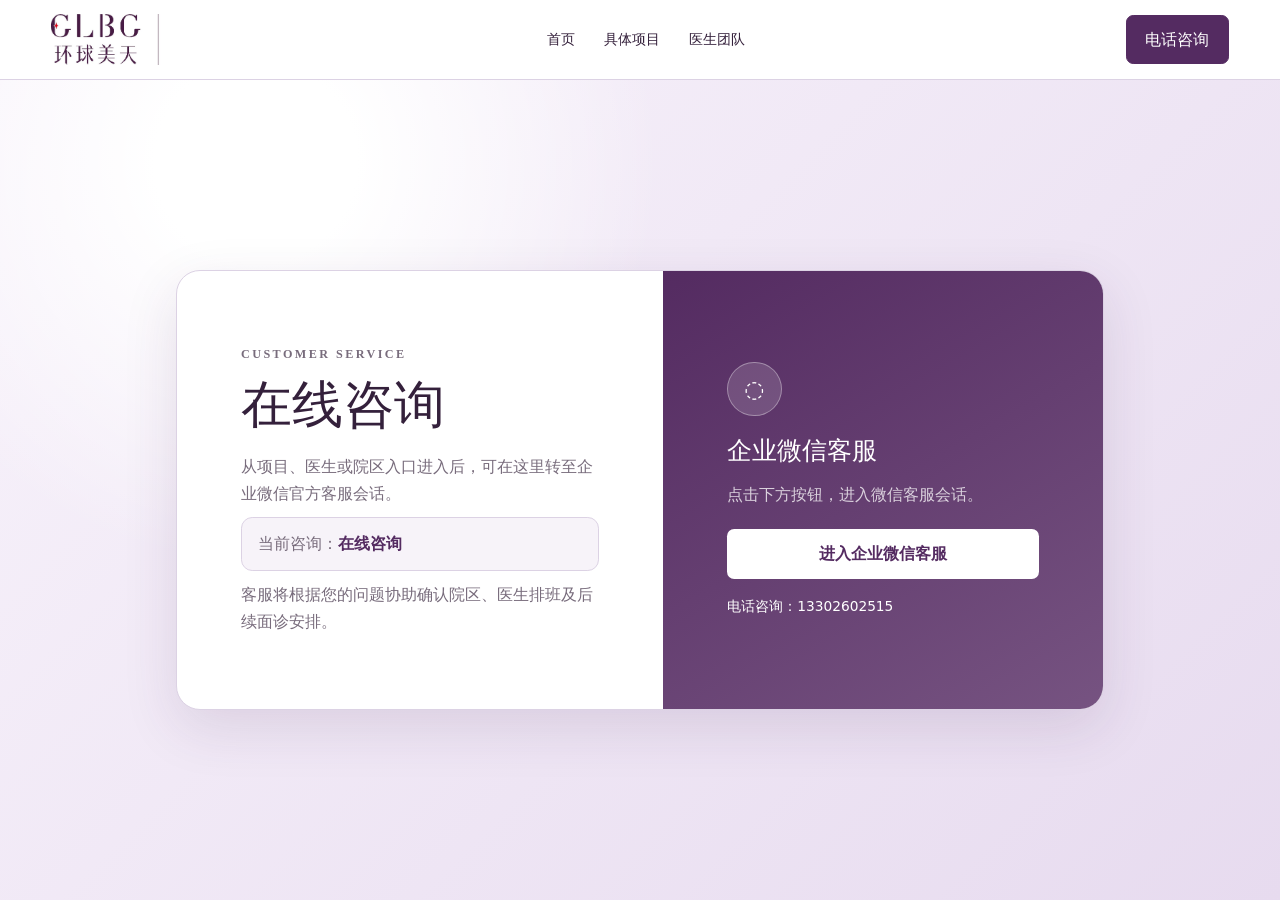
<file: consult.html>
<!doctype html>
<html lang="zh-CN"><head><meta charset="utf-8"><meta name="viewport" content="width=device-width,initial-scale=1"><meta name="theme-color" content="#f6f0f8"><meta name="description" content="环球美天企业微信客服咨询入口。"><title>在线咨询｜环球美天</title><link rel="icon" type="image/svg+xml" href="data:image/svg+xml,%3Csvg xmlns='http://www.w3.org/2000/svg' viewBox='0 0 64 64'%3E%3Crect width='64' height='64' rx='15' fill='%23542b61'/%3E%3Cpath d='M32 10c2 12 8 18 20 20-12 2-18 8-20 22-2-14-8-20-20-22 12-2 18-8 20-20Z' fill='%23fff'/%3E%3C/svg%3E"><link rel="stylesheet" href="assets/secondary.css"><style>
  .consult-page{min-height:calc(100svh - 5rem);display:grid;place-items:center;padding:3rem 0;background:radial-gradient(circle at 20% 10%,#fff 0 8%,transparent 32%),linear-gradient(135deg,#f8f3fb,#e7dbef)}
  .consult-card{width:min(92vw,58rem);display:grid;grid-template-columns:1.05fr .95fr;overflow:hidden;background:white;border:1px solid var(--line);border-radius:1.5rem;box-shadow:var(--shadow)}
  .consult-copy{padding:clamp(2rem,5vw,4rem)}.consult-copy h1{margin:.35rem 0 1rem;font:400 clamp(2rem,4vw,3.4rem)/1.25 "Songti SC",SimSun,serif}.consult-copy p{margin:.6rem 0;color:var(--muted)}.consult-source{padding:.8rem 1rem;background:var(--mist);border:1px solid var(--line);border-radius:.7rem}.consult-source strong{color:var(--purple)}
  .wecom-panel{display:flex;flex-direction:column;justify-content:center;padding:clamp(2rem,5vw,4rem);color:white;background:linear-gradient(150deg,#542b61,#765381)}.wecom-mark{width:3.4rem;height:3.4rem;display:grid;place-items:center;margin-bottom:1rem;background:rgba(255,255,255,.14);border:1px solid rgba(255,255,255,.35);border-radius:50%;font-size:1.45rem}.wecom-panel h2{margin:0;font:400 1.55rem/1.5 "Songti SC",SimSun,serif}.wecom-panel p{margin:.7rem 0 1.35rem;color:rgba(255,255,255,.76)}.wecom-button{min-height:3rem;display:flex;align-items:center;justify-content:center;padding:.7rem 1rem;color:var(--purple);background:white;border-radius:.45rem;font-weight:600}.wecom-button[aria-disabled="true"]{color:rgba(255,255,255,.72);background:rgba(255,255,255,.12);border:1px solid rgba(255,255,255,.32);cursor:not-allowed}.phone-fallback{margin-top:1rem;color:white;font-size:.86rem}.setup-note{margin-top:1rem;padding-top:1rem;border-top:1px solid rgba(255,255,255,.22);color:rgba(255,255,255,.68);font-size:.76rem;line-height:1.7}
  @media(max-width:700px){.site-header{height:4.35rem}.brand{width:6.4rem;height:2.7rem}.consult-page{min-height:calc(100svh - 4.35rem);padding:1.2rem 0}.consult-card{grid-template-columns:1fr}.consult-copy,.wecom-panel{padding:1.5rem}.consult-copy h1{font-size:2rem}}
</style></head><body><header class="site-header"><div class="shell header-inner"><a class="brand" href="index.html" aria-label="返回环球美天首页"><img src="assets/logo-purple.jpg" alt="GLBG 环球美天"></a><nav class="header-nav" aria-label="咨询页导航"><a href="index.html">首页</a><a href="projects.html">具体项目</a><a href="doctors.html">医生团队</a></nav><a class="consult-button" href="tel:13302602515">电话咨询</a></div></header><main class="consult-page"><section class="consult-card"><div class="consult-copy"><p class="eyebrow">Customer Service</p><h1>在线咨询</h1><p>从项目、医生或院区入口进入后，可在这里转至企业微信官方客服会话。</p><p class="consult-source">当前咨询：<strong id="consult-source">在线咨询</strong></p><p>客服将根据您的问题协助确认院区、医生排班及后续面诊安排。</p></div><div class="wecom-panel"><div class="wecom-mark" aria-hidden="true">◌</div><h2>企业微信客服</h2><p id="wecom-status">正在检查客服入口配置。</p><a class="wecom-button" id="wecom-open" href="#" rel="noopener">进入企业微信客服</a><a class="phone-fallback" id="phone-fallback" href="tel:13302602515">电话咨询：13302602515</a><div class="setup-note" id="setup-note" hidden>演示模式尚未填写企业微信客服链接。发布前请在 assets/contact-config.js 中粘贴后台生成的完整链接。</div></div></section></main><script src="assets/contact-config.js"></script><script>
  const config=window.GLOBAL_BEAUTY_CONTACT||{};const source=new URLSearchParams(location.search).get('source')||'在线咨询';const link=document.querySelector('#wecom-open');const status=document.querySelector('#wecom-status');const note=document.querySelector('#setup-note');const url=String(config.wecomCustomerServiceUrl||'').trim();document.querySelector('#consult-source').textContent=source;document.querySelector('#phone-fallback').href=`tel:${config.phone||'13302602515'}`;
  if(/^https:\/\/work\.weixin\.qq\.com\/(?:kf|kfid)\//.test(url)){link.href=url;status.textContent='点击下方按钮，进入微信客服会话。'}else{link.setAttribute('aria-disabled','true');link.addEventListener('click',event=>event.preventDefault());status.textContent='当前为演示模式，正式客服入口尚未配置。';note.hidden=false}
</script></body></html>
</file>
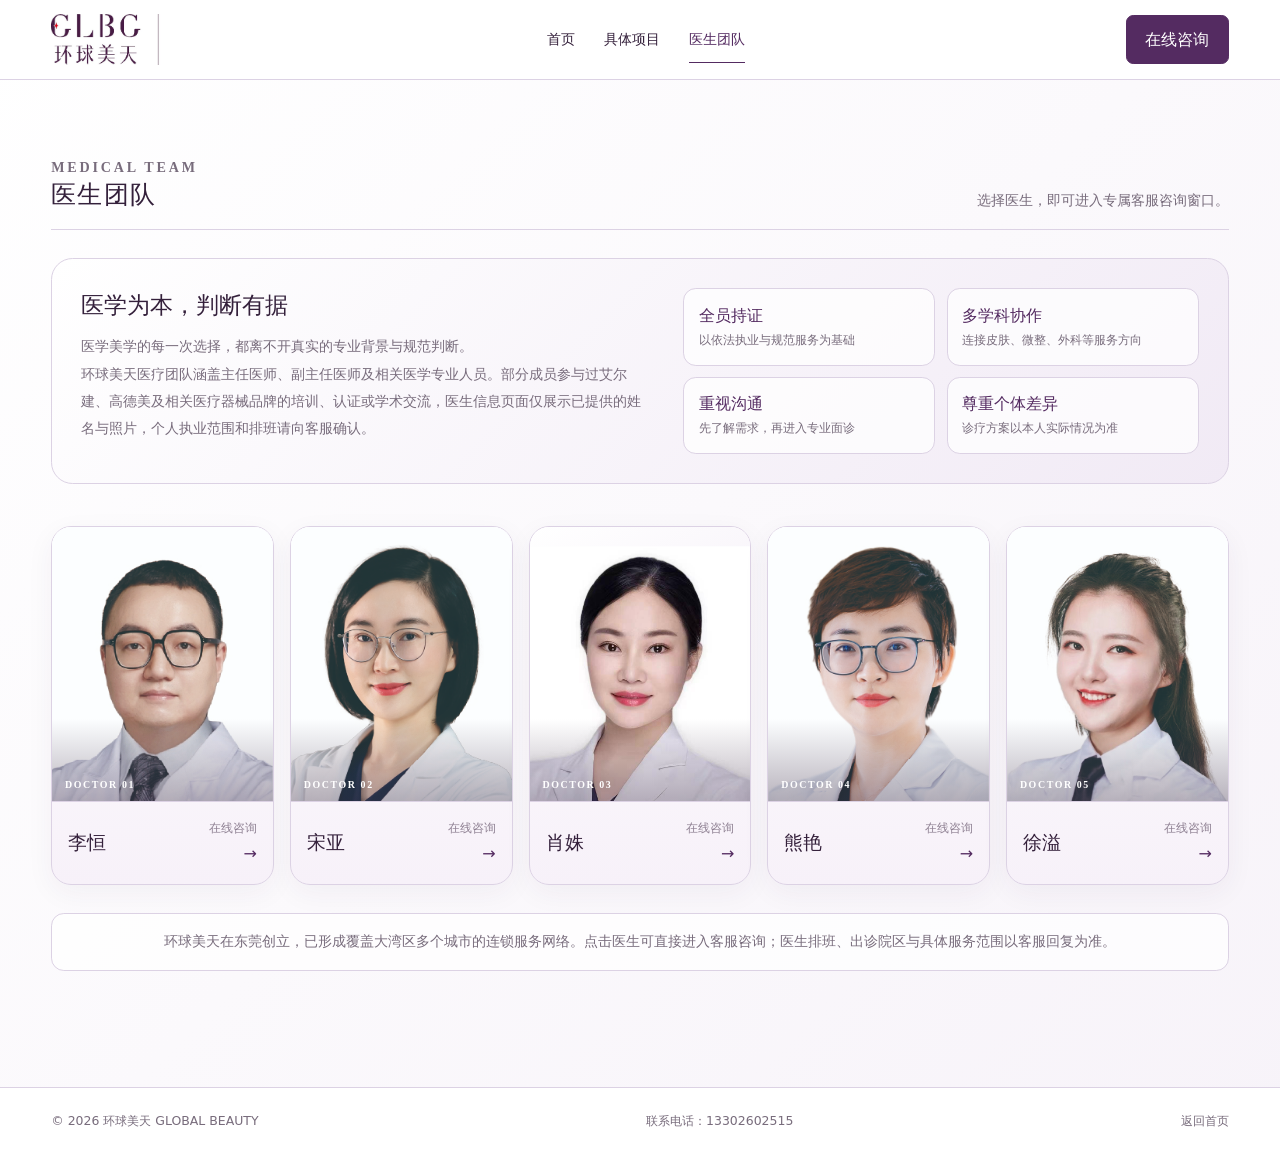
<file: doctors.html>
<!doctype html>
<html lang="zh-CN"><head><meta charset="utf-8"><meta name="viewport" content="width=device-width,initial-scale=1"><meta name="theme-color" content="#f6f0f8"><meta name="description" content="环球美天医生团队目录，选择医生直接咨询客服。"><title>医生团队｜环球美天</title><link rel="icon" type="image/svg+xml" href="data:image/svg+xml,%3Csvg xmlns='http://www.w3.org/2000/svg' viewBox='0 0 64 64'%3E%3Crect width='64' height='64' rx='15' fill='%23542b61'/%3E%3Cpath d='M32 10c2 12 8 18 20 20-12 2-18 8-20 22-2-14-8-20-20-22 12-2 18-8 20-20Z' fill='%23fff'/%3E%3C/svg%3E"><link rel="stylesheet" href="assets/secondary.css"></head>
<body><header class="site-header"><div class="shell header-inner"><a class="brand" href="index.html" aria-label="返回环球美天首页"><img src="assets/logo-purple.jpg" alt="GLBG 环球美天"></a><nav class="header-nav" aria-label="二级导航"><a href="index.html">首页</a><a href="projects.html">具体项目</a><a class="active" href="doctors.html">医生团队</a></nav><button class="consult-button" type="button" data-consult="医生团队咨询">在线咨询</button></div></header>
<main><section class="directory"><div class="shell"><header class="directory-head"><div><p class="eyebrow">Medical Team</p><h1>医生团队</h1></div><p>选择医生，即可进入专属客服咨询窗口。</p></header><section class="content-intro"><div><h2>医学为本，判断有据</h2><p>医学美学的每一次选择，都离不开真实的专业背景与规范判断。<br>环球美天医疗团队涵盖主任医师、副主任医师及相关医学专业人员。部分成员参与过艾尔建、高德美及相关医疗器械品牌的培训、认证或学术交流，医生信息页面仅展示已提供的姓名与照片，个人执业范围和排班请向客服确认。</p></div><div class="intro-points"><div class="intro-point"><strong>全员持证</strong><span>以依法执业与规范服务为基础</span></div><div class="intro-point"><strong>多学科协作</strong><span>连接皮肤、微整、外科等服务方向</span></div><div class="intro-point"><strong>重视沟通</strong><span>先了解需求，再进入专业面诊</span></div><div class="intro-point"><strong>尊重个体差异</strong><span>诊疗方案以本人实际情况为准</span></div></div></section><div class="doctor-grid">
  <button class="doctor-item" type="button" data-consult="李恒医生"><div class="doctor-image"><img src="assets/doctors/doctor-li-heng.jpg" alt="李恒医生" loading="lazy"><span>DOCTOR 01</span></div><div class="doctor-info"><h2>李恒</h2><p>在线咨询</p><b>→</b></div></button>
  <button class="doctor-item" type="button" data-consult="宋亚医生"><div class="doctor-image"><img src="assets/doctors/doctor-song-ya.jpg" alt="宋亚医生" loading="lazy"><span>DOCTOR 02</span></div><div class="doctor-info"><h2>宋亚</h2><p>在线咨询</p><b>→</b></div></button>
  <button class="doctor-item" type="button" data-consult="肖姝医生"><div class="doctor-image"><img src="assets/doctors/doctor-tu-handeng.jpg" alt="肖姝医生" loading="lazy"><span>DOCTOR 03</span></div><div class="doctor-info"><h2>肖姝</h2><p>在线咨询</p><b>→</b></div></button>
  <button class="doctor-item" type="button" data-consult="熊艳医生"><div class="doctor-image"><img src="assets/doctors/doctor-xiong-yan.jpg" alt="熊艳医生" loading="lazy"><span>DOCTOR 04</span></div><div class="doctor-info"><h2>熊艳</h2><p>在线咨询</p><b>→</b></div></button>
  <button class="doctor-item" type="button" data-consult="徐溢医生"><div class="doctor-image"><img src="assets/doctors/doctor-xu-yi.jpg" alt="徐溢医生" loading="lazy"><span>DOCTOR 05</span></div><div class="doctor-info"><h2>徐溢</h2><p>在线咨询</p><b>→</b></div></button>
</div><p class="directory-note">环球美天在东莞创立，已形成覆盖大湾区多个城市的连锁服务网络。点击医生可直接进入客服咨询；医生排班、出诊院区与具体服务范围以客服回复为准。</p></div></section></main><footer><div class="shell footer-inner"><span>© 2026 环球美天 GLOBAL BEAUTY</span><a href="tel:13302602515">联系电话：13302602515</a><a href="index.html">返回首页</a></div></footer>
<script src="assets/secondary.js"></script></body></html>
</file>
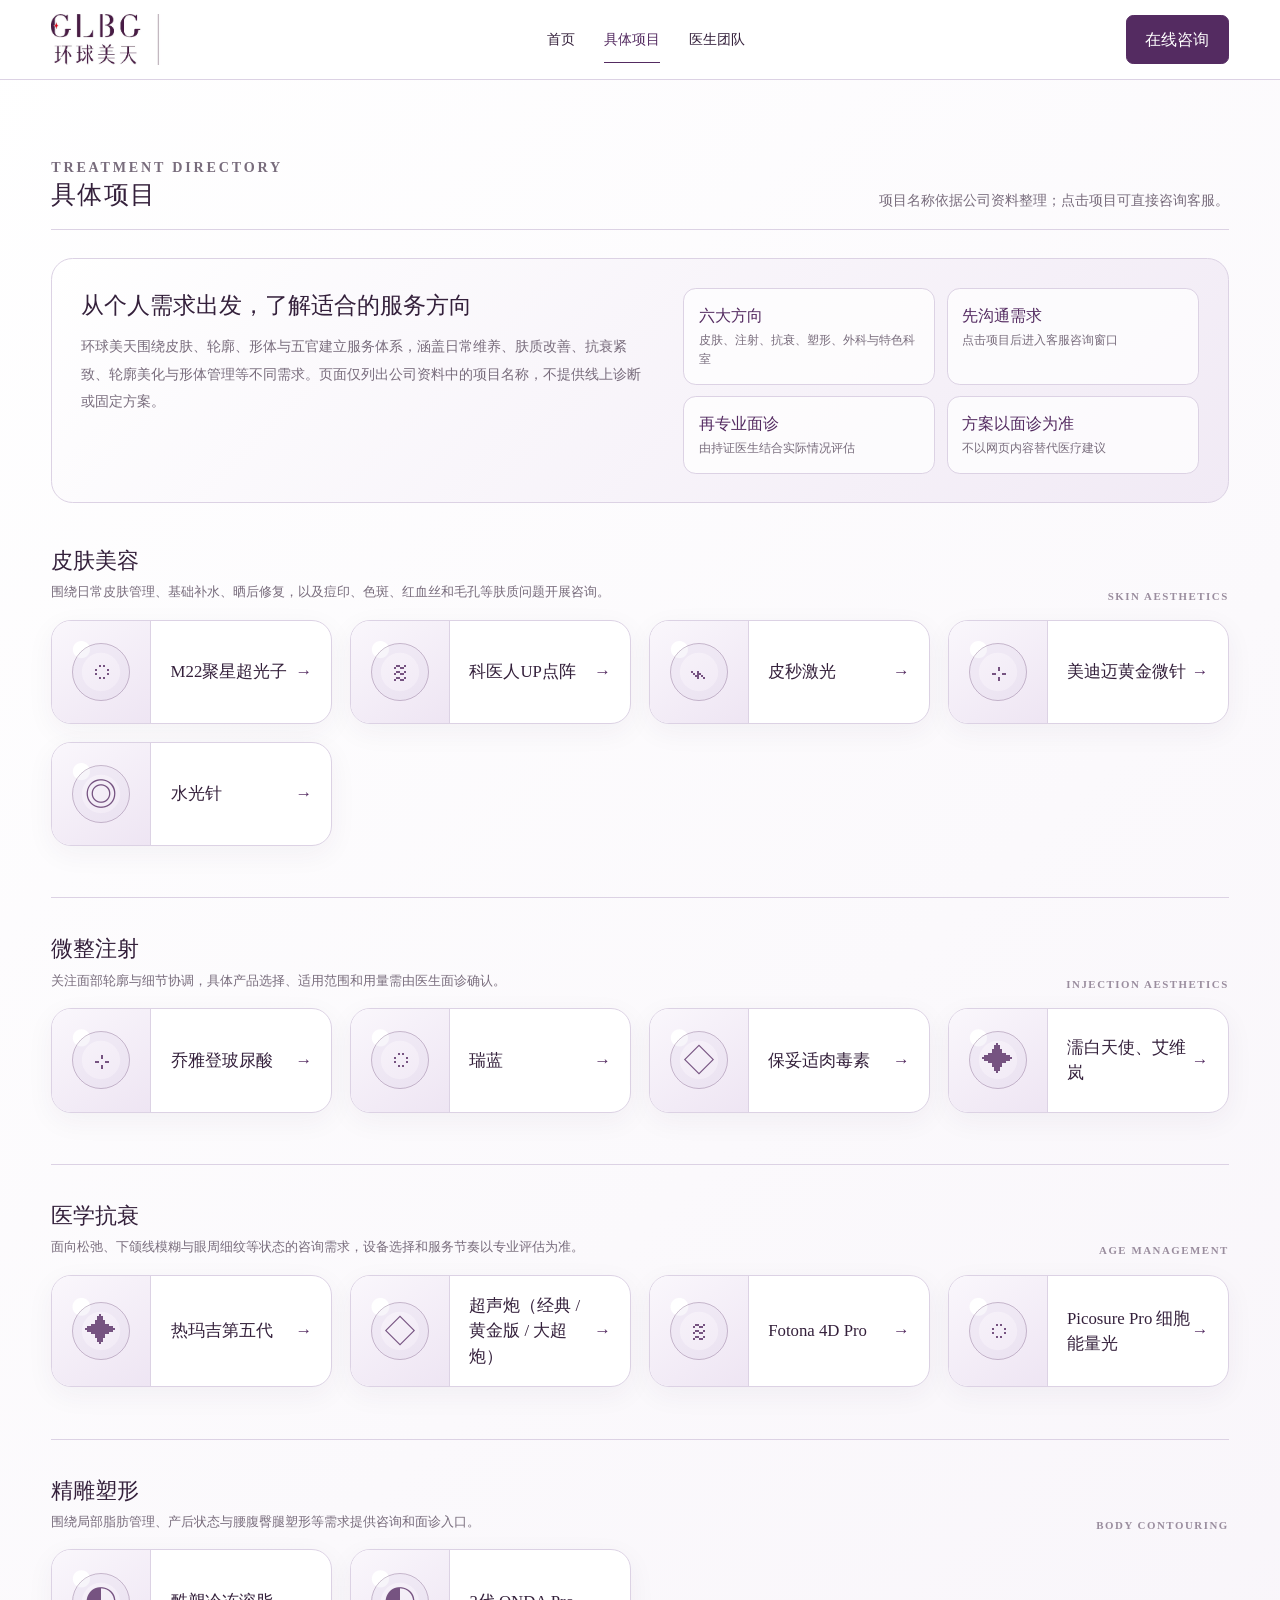
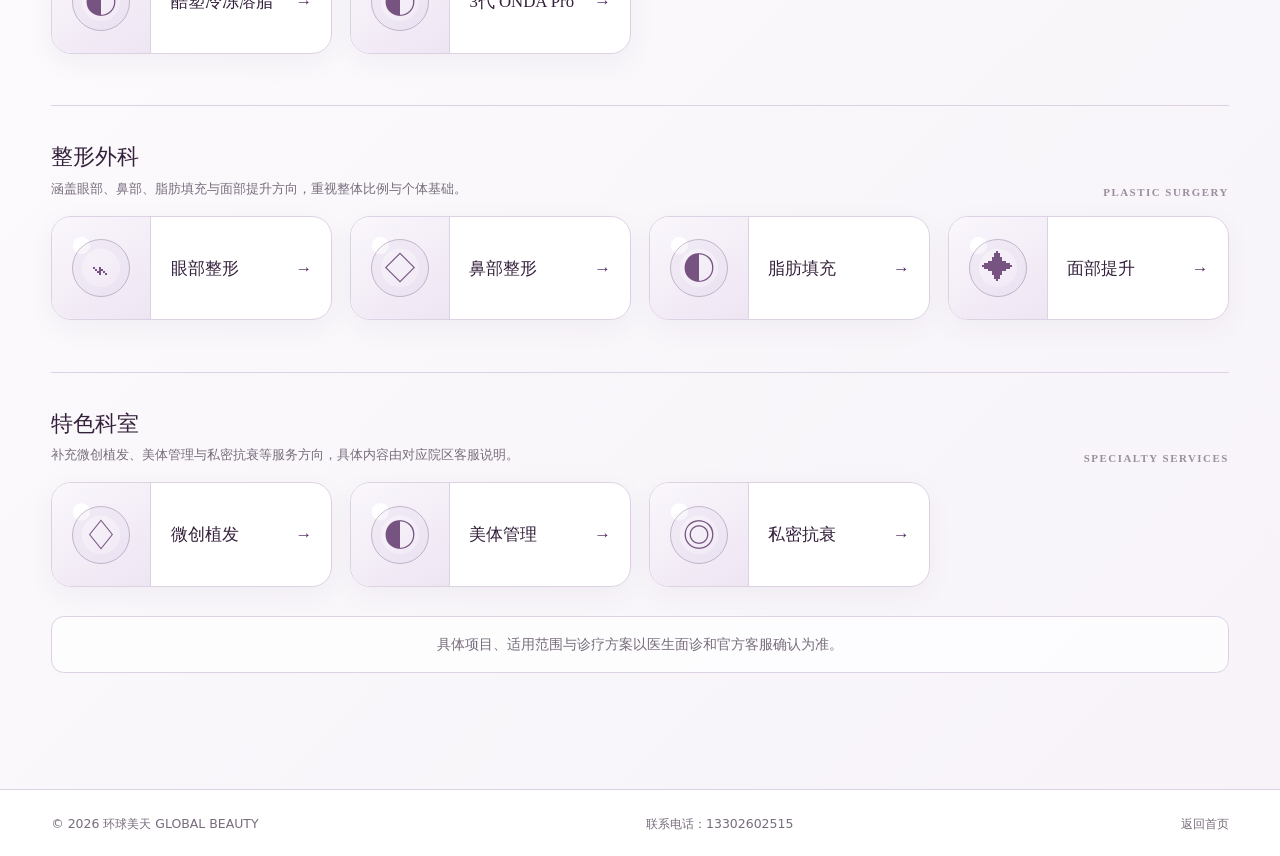
<file: projects.html>
<!doctype html>
<html lang="zh-CN"><head><meta charset="utf-8"><meta name="viewport" content="width=device-width,initial-scale=1"><meta name="theme-color" content="#f6f0f8"><meta name="description" content="环球美天项目目录，点击项目直接咨询客服。"><title>项目目录｜环球美天</title><link rel="icon" type="image/svg+xml" href="data:image/svg+xml,%3Csvg xmlns='http://www.w3.org/2000/svg' viewBox='0 0 64 64'%3E%3Crect width='64' height='64' rx='15' fill='%23542b61'/%3E%3Cpath d='M32 10c2 12 8 18 20 20-12 2-18 8-20 22-2-14-8-20-20-22 12-2 18-8 20-20Z' fill='%23fff'/%3E%3C/svg%3E"><link rel="stylesheet" href="assets/secondary.css"></head>
<body><header class="site-header"><div class="shell header-inner"><a class="brand" href="index.html" aria-label="返回环球美天首页"><img src="assets/logo-purple.jpg" alt="GLBG 环球美天"></a><nav class="header-nav" aria-label="二级导航"><a href="index.html">首页</a><a class="active" href="projects.html">具体项目</a><a href="doctors.html">医生团队</a></nav><button class="consult-button" type="button" data-consult="综合项目咨询">在线咨询</button></div></header>
<main><section class="directory"><div class="shell"><header class="directory-head"><div><p class="eyebrow">Treatment Directory</p><h1>具体项目</h1></div><p>项目名称依据公司资料整理；点击项目可直接咨询客服。</p></header>
<section class="content-intro"><div><h2>从个人需求出发，了解适合的服务方向</h2><p>环球美天围绕皮肤、轮廓、形体与五官建立服务体系，涵盖日常维养、肤质改善、抗衰紧致、轮廓美化与形体管理等不同需求。页面仅列出公司资料中的项目名称，不提供线上诊断或固定方案。</p></div><div class="intro-points"><div class="intro-point"><strong>六大方向</strong><span>皮肤、注射、抗衰、塑形、外科与特色科室</span></div><div class="intro-point"><strong>先沟通需求</strong><span>点击项目后进入客服咨询窗口</span></div><div class="intro-point"><strong>再专业面诊</strong><span>由持证医生结合实际情况评估</span></div><div class="intro-point"><strong>方案以面诊为准</strong><span>不以网页内容替代医疗建议</span></div></div></section>
<section class="project-category"><header class="project-category-head"><div><h2>皮肤美容</h2><p>围绕日常皮肤管理、基础补水、晒后修复，以及痘印、色斑、红血丝和毛孔等肤质问题开展咨询。</p></div><span>SKIN AESTHETICS</span></header><div class="project-grid">
  <button class="project-item" type="button" data-consult="M22聚星超光子"><div class="project-image tile-1" role="img" aria-label="M22聚星超光子形象图片"></div><span>M22聚星超光子</span></button>
  <button class="project-item" type="button" data-consult="科医人UP点阵"><div class="project-image tile-8" role="img" aria-label="科医人UP点阵形象图片"></div><span>科医人UP点阵</span></button>
  <button class="project-item" type="button" data-consult="皮秒激光"><div class="project-image tile-4" role="img" aria-label="皮秒激光形象图片"></div><span>皮秒激光</span></button>
  <button class="project-item" type="button" data-consult="美迪迈黄金微针"><div class="project-image tile-7" role="img" aria-label="美迪迈黄金微针形象图片"></div><span>美迪迈黄金微针</span></button>
  <button class="project-item" type="button" data-consult="水光针"><div class="project-image tile-2" role="img" aria-label="水光针形象图片"></div><span>水光针</span></button>
</div></section>
<section class="project-category"><header class="project-category-head"><div><h2>微整注射</h2><p>关注面部轮廓与细节协调，具体产品选择、适用范围和用量需由医生面诊确认。</p></div><span>INJECTION AESTHETICS</span></header><div class="project-grid">
  <button class="project-item" type="button" data-consult="乔雅登玻尿酸"><div class="project-image tile-7" role="img" aria-label="乔雅登玻尿酸形象图片"></div><span>乔雅登玻尿酸</span></button>
  <button class="project-item" type="button" data-consult="瑞蓝"><div class="project-image tile-1" role="img" aria-label="瑞蓝形象图片"></div><span>瑞蓝</span></button>
  <button class="project-item" type="button" data-consult="保妥适肉毒素"><div class="project-image tile-3" role="img" aria-label="保妥适肉毒素形象图片"></div><span>保妥适肉毒素</span></button>
  <button class="project-item" type="button" data-consult="再生材料：濡白天使、艾维岚"><div class="project-image tile-6" role="img" aria-label="再生材料形象图片"></div><span>濡白天使、艾维岚</span></button>
</div></section>
<section class="project-category"><header class="project-category-head"><div><h2>医学抗衰</h2><p>面向松弛、下颌线模糊与眼周细纹等状态的咨询需求，设备选择和服务节奏以专业评估为准。</p></div><span>AGE MANAGEMENT</span></header><div class="project-grid">
  <button class="project-item" type="button" data-consult="热玛吉第五代"><div class="project-image tile-6" role="img" aria-label="热玛吉第五代形象图片"></div><span>热玛吉第五代</span></button>
  <button class="project-item" type="button" data-consult="超声炮"><div class="project-image tile-3" role="img" aria-label="超声炮形象图片"></div><span>超声炮（经典 / 黄金版 / 大超炮）</span></button>
  <button class="project-item" type="button" data-consult="Fotona 4D Pro"><div class="project-image tile-8" role="img" aria-label="Fotona 4D Pro形象图片"></div><span>Fotona 4D Pro</span></button>
  <button class="project-item" type="button" data-consult="赛诺秀Picosure Pro细胞能量光"><div class="project-image tile-1" role="img" aria-label="赛诺秀Picosure Pro形象图片"></div><span>Picosure Pro 细胞能量光</span></button>
</div></section>
<section class="project-category"><header class="project-category-head"><div><h2>精雕塑形</h2><p>围绕局部脂肪管理、产后状态与腰腹臀腿塑形等需求提供咨询和面诊入口。</p></div><span>BODY CONTOURING</span></header><div class="project-grid">
  <button class="project-item" type="button" data-consult="酷塑冷冻溶脂"><div class="project-image tile-5" role="img" aria-label="酷塑冷冻溶脂形象图片"></div><span>酷塑冷冻溶脂</span></button>
  <button class="project-item" type="button" data-consult="3代ONDA Pro"><div class="project-image tile-5" role="img" aria-label="3代ONDA Pro形象图片"></div><span>3代 ONDA Pro</span></button>
</div></section>
<section class="project-category"><header class="project-category-head"><div><h2>整形外科</h2><p>涵盖眼部、鼻部、脂肪填充与面部提升方向，重视整体比例与个体基础。</p></div><span>PLASTIC SURGERY</span></header><div class="project-grid">
  <button class="project-item" type="button" data-consult="眼部整形"><div class="project-image tile-4" role="img" aria-label="眼部整形形象图片"></div><span>眼部整形</span></button>
  <button class="project-item" type="button" data-consult="鼻部整形"><div class="project-image tile-3" role="img" aria-label="鼻部整形形象图片"></div><span>鼻部整形</span></button>
  <button class="project-item" type="button" data-consult="脂肪填充"><div class="project-image tile-5" role="img" aria-label="脂肪填充形象图片"></div><span>脂肪填充</span></button>
  <button class="project-item" type="button" data-consult="面部提升"><div class="project-image tile-6" role="img" aria-label="面部提升形象图片"></div><span>面部提升</span></button>
</div></section>
<section class="project-category"><header class="project-category-head"><div><h2>特色科室</h2><p>补充微创植发、美体管理与私密抗衰等服务方向，具体内容由对应院区客服说明。</p></div><span>SPECIALTY SERVICES</span></header><div class="project-grid">
  <button class="project-item" type="button" data-consult="微创植发"><div class="project-image tile-9" role="img" aria-label="微创植发形象图片"></div><span>微创植发</span></button>
  <button class="project-item" type="button" data-consult="美体管理"><div class="project-image tile-5" role="img" aria-label="美体管理形象图片"></div><span>美体管理</span></button>
  <button class="project-item" type="button" data-consult="私密抗衰"><div class="project-image tile-2" role="img" aria-label="私密抗衰形象图片"></div><span>私密抗衰</span></button>
</div></section>
<p class="directory-note">具体项目、适用范围与诊疗方案以医生面诊和官方客服确认为准。</p></div></section></main><footer><div class="shell footer-inner"><span>© 2026 环球美天 GLOBAL BEAUTY</span><a href="tel:13302602515">联系电话：13302602515</a><a href="index.html">返回首页</a></div></footer>
<script src="assets/secondary.js"></script></body></html>
</file>
<file: assets/secondary.css>
:root{
  --ink:#34203b;--muted:#786c7c;--purple:#542b61;--violet:#765381;
  --lavender:#c8bad9;--line:#dcd2e4;--mist:#f7f3f9;--white:#fff;
  --shadow:0 18px 55px rgba(68,36,79,.12);
  color-scheme:light;font-family:"Microsoft YaHei","PingFang SC",system-ui,sans-serif;font-size:16px;
}
*{box-sizing:border-box}
html{scroll-behavior:smooth}
body{margin:0;color:var(--ink);background:linear-gradient(135deg,#fff 0%,#f7f3f9 100%);line-height:1.7}
img{display:block;width:100%}
a{color:inherit;text-decoration:none}
button,input{color:inherit;font:inherit}
.shell{width:min(92vw,1260px);margin-inline:auto}
.site-header{position:sticky;top:0;z-index:20;height:5rem;background:rgba(255,255,255,.96);border-bottom:1px solid var(--line);backdrop-filter:blur(14px)}
.header-inner{height:100%;display:flex;align-items:center;justify-content:space-between;gap:2rem}
.brand{width:7.2rem;height:3.15rem;overflow:hidden}.brand img{width:auto;max-width:none;height:100%;object-fit:contain;object-position:left center}
.header-nav{display:flex;align-items:center;gap:1.8rem;font-size:.9rem}.header-nav a{padding:.65rem 0}.header-nav a.active{color:var(--purple);border-bottom:1px solid var(--purple)}
.consult-button{min-height:2.65rem;padding:.6rem 1.15rem;color:white;background:var(--purple);border:1px solid var(--purple);border-radius:.45rem;cursor:pointer}
.eyebrow{margin:0 0 .5rem;color:var(--violet);font:700 .76rem/1.5 Georgia,serif;letter-spacing:.2em;text-transform:uppercase}
.directory{padding:clamp(3rem,6vw,5rem) 0 clamp(5rem,8vw,8rem)}
.directory-head{display:flex;align-items:end;justify-content:space-between;gap:2rem;margin-bottom:1.8rem;padding-bottom:1rem;border-bottom:1px solid var(--line)}
.directory-head h1{margin:0;font:400 1.55rem/1.4 "Songti SC","Noto Serif SC",SimSun,serif;letter-spacing:.05em}
.directory-head p{margin:0;color:var(--muted);font-size:.88rem;text-align:right}
.project-category+.project-category{margin-top:3.2rem;padding-top:2.2rem;border-top:1px solid var(--line)}
.project-category-head{display:flex;align-items:end;justify-content:space-between;gap:1rem;margin-bottom:1rem}.project-category-head h2{margin:0;font:400 1.35rem/1.5 "Songti SC",SimSun,serif}.project-category-head p{max-width:38rem;margin:.25rem 0 0;color:var(--muted);font-size:.82rem;line-height:1.7}.project-category-head>span{color:#9a8d9e;font:700 .68rem/1.4 Georgia,serif;letter-spacing:.14em;white-space:nowrap}
.project-grid{display:grid;grid-template-columns:repeat(4,1fr);gap:1.1rem}
.project-item,.doctor-item{width:100%;padding:0;overflow:hidden;color:inherit;background:white;border:1px solid var(--line);border-radius:1.25rem;box-shadow:0 8px 28px rgba(68,36,79,.05);cursor:pointer;text-align:left;animation:card-fade .6s cubic-bezier(.16,1,.3,1) both;transition:transform .25s ease,box-shadow .25s ease,border-color .25s ease}
@keyframes card-fade{from{opacity:0}to{opacity:1}}
@media(hover:hover){.project-item:hover,.doctor-item:hover{transform:translateY(-4px);border-color:var(--lavender);box-shadow:0 22px 55px rgba(68,36,79,.18)}}
.project-item{display:grid;grid-template-columns:6.2rem minmax(0,1fr);align-items:stretch;min-height:6.4rem}
.project-image{position:relative;display:grid;place-items:center;min-height:6.4rem;color:var(--violet);background:radial-gradient(circle at 30% 28%,#fff 0 8%,transparent 9%),linear-gradient(145deg,#faf7fc,#eee5f3);border-right:1px solid var(--line)}
.project-image::before{position:relative;z-index:1;font:400 2rem/1 Georgia,serif}.project-image::after{content:"";position:absolute;width:3.5rem;height:3.5rem;border:1px solid rgba(84,43,97,.3);border-radius:50%;box-shadow:inset 0 0 0 .55rem rgba(200,186,217,.15)}
.project-image.tile-1::before{content:"◌"}.project-image.tile-2::before{content:"◎"}.project-image.tile-3::before{content:"◇"}.project-image.tile-4::before{content:"⌁"}.project-image.tile-5::before{content:"◐"}.project-image.tile-6::before{content:"✦"}.project-image.tile-7::before{content:"⊹"}.project-image.tile-8::before{content:"≋"}.project-image.tile-9::before{content:"♢"}
.project-item span{display:flex;align-items:center;justify-content:space-between;padding:1.1rem 1.2rem;font:400 1.05rem/1.5 "Songti SC",SimSun,serif}
.project-item span::after{content:"→";color:var(--purple)}
.content-intro{display:grid;grid-template-columns:1.05fr .95fr;gap:2rem;margin-bottom:2.6rem;padding:1.8rem;background:linear-gradient(135deg,#fff,#f1eaf5);border:1px solid var(--line);border-radius:1.35rem}.content-intro h2{margin:0 0 .65rem;font:400 1.45rem/1.5 "Songti SC",SimSun,serif}.content-intro p{margin:0;color:var(--muted);font-size:.9rem;line-height:1.9}.intro-points{display:grid;grid-template-columns:1fr 1fr;gap:.7rem}.intro-point{padding:.9rem;background:rgba(255,255,255,.75);border:1px solid var(--line);border-radius:.8rem}.intro-point strong{display:block;color:var(--purple);font:400 1rem/1.5 "Songti SC",SimSun,serif}.intro-point span{display:block;margin-top:.2rem;color:var(--muted);font-size:.76rem;line-height:1.6}
.doctor-grid{display:grid;grid-template-columns:repeat(5,1fr);gap:1rem}
.doctor-item{position:relative;display:block;min-width:0;background:linear-gradient(180deg,#fff,#f7f1f9)}
.doctor-image{position:relative;aspect-ratio:4/5;overflow:hidden;background:linear-gradient(155deg,#fff,#eee5f3);border-bottom:1px solid var(--line)}
.doctor-image::after{content:"";position:absolute;inset:auto 0 0;height:30%;background:linear-gradient(transparent,rgba(52,32,59,.34))}
.doctor-image img{height:100%;object-fit:cover;object-position:center top;transition:transform .35s ease}
.doctor-item:hover .doctor-image img{transform:scale(1.025)}
.doctor-image img[alt="肖姝医生"]{scale:1.55;translate:-18% 7%;transform-origin:center top}
.doctor-image span{position:absolute;z-index:1;left:.8rem;bottom:.65rem;color:white;font:700 .62rem/1.2 Georgia,serif;letter-spacing:.16em}
.doctor-info{display:grid;grid-template-columns:1fr auto;align-items:center;padding:1rem}.doctor-info h2{grid-row:1/3;margin:0;font:400 1.18rem/1.45 "Songti SC",SimSun,serif}.doctor-info p{margin:0;color:#8f8193;font-size:.76rem;text-align:right}.doctor-info b{grid-column:2;margin:.08rem 0 0;color:var(--purple);font-size:1rem;font-weight:400;text-align:right}
.directory-note{margin-top:1.8rem;padding:1rem 1.2rem;color:var(--muted);background:rgba(255,255,255,.75);border:1px solid var(--line);border-radius:.8rem;text-align:center;font-size:.86rem}
footer{padding:1.4rem 0;color:var(--muted);background:white;border-top:1px solid var(--line);font-size:.78rem}.footer-inner{display:flex;justify-content:space-between;gap:1rem}
@media(max-width:1080px){.doctor-grid{grid-template-columns:repeat(3,1fr)}}
@media(max-width:920px){.header-nav{display:none}.project-grid{grid-template-columns:1fr 1fr}.doctor-grid{grid-template-columns:repeat(3,1fr)}.content-intro{grid-template-columns:1fr}}
@media(max-width:620px){.site-header{height:4.35rem}.brand{width:6.4rem;height:2.7rem}.consult-button{padding:.5rem .8rem;font-size:.82rem}.directory{padding-top:2.2rem}.directory-head{align-items:flex-start;flex-direction:column;gap:.25rem}.directory-head p{text-align:left}.project-category-head{align-items:flex-start;flex-direction:column;gap:.25rem}.project-grid,.doctor-grid{grid-template-columns:1fr 1fr;gap:.75rem}.project-item{grid-template-columns:1fr}.project-image{min-height:5.2rem;border-right:0;border-bottom:1px solid var(--line)}.project-image::after{width:2.9rem;height:2.9rem}.project-image::before{font-size:1.7rem}.project-item span{padding:.8rem;font-size:.9rem}.content-intro{padding:1.2rem}.intro-points{grid-template-columns:1fr 1fr}.doctor-info{padding:.75rem}.doctor-info h2{font-size:1rem}.doctor-info p{font-size:.68rem}.footer-inner{flex-direction:column}}
@media(prefers-reduced-motion:reduce){*,*::before,*::after{scroll-behavior:auto!important;transition-duration:.01ms!important;animation-duration:.01ms!important;animation-iteration-count:1!important}}
</file>
